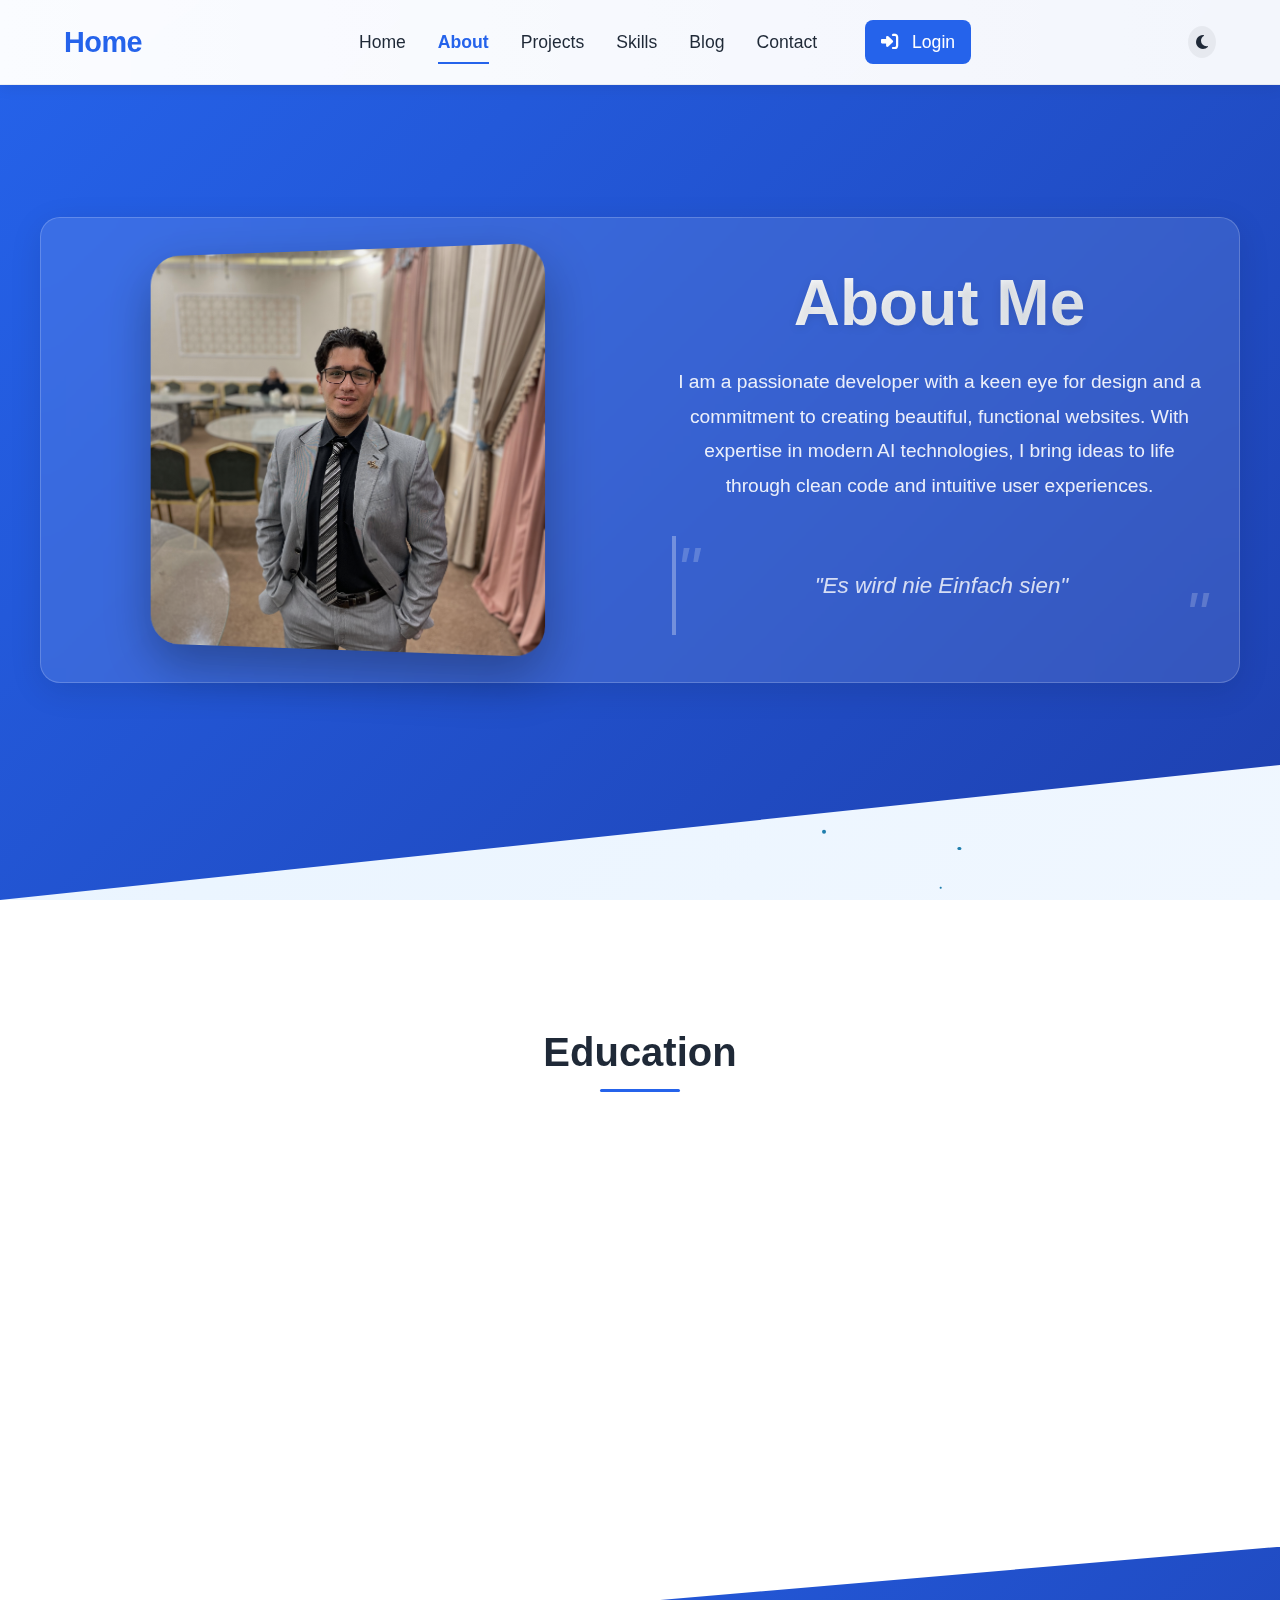
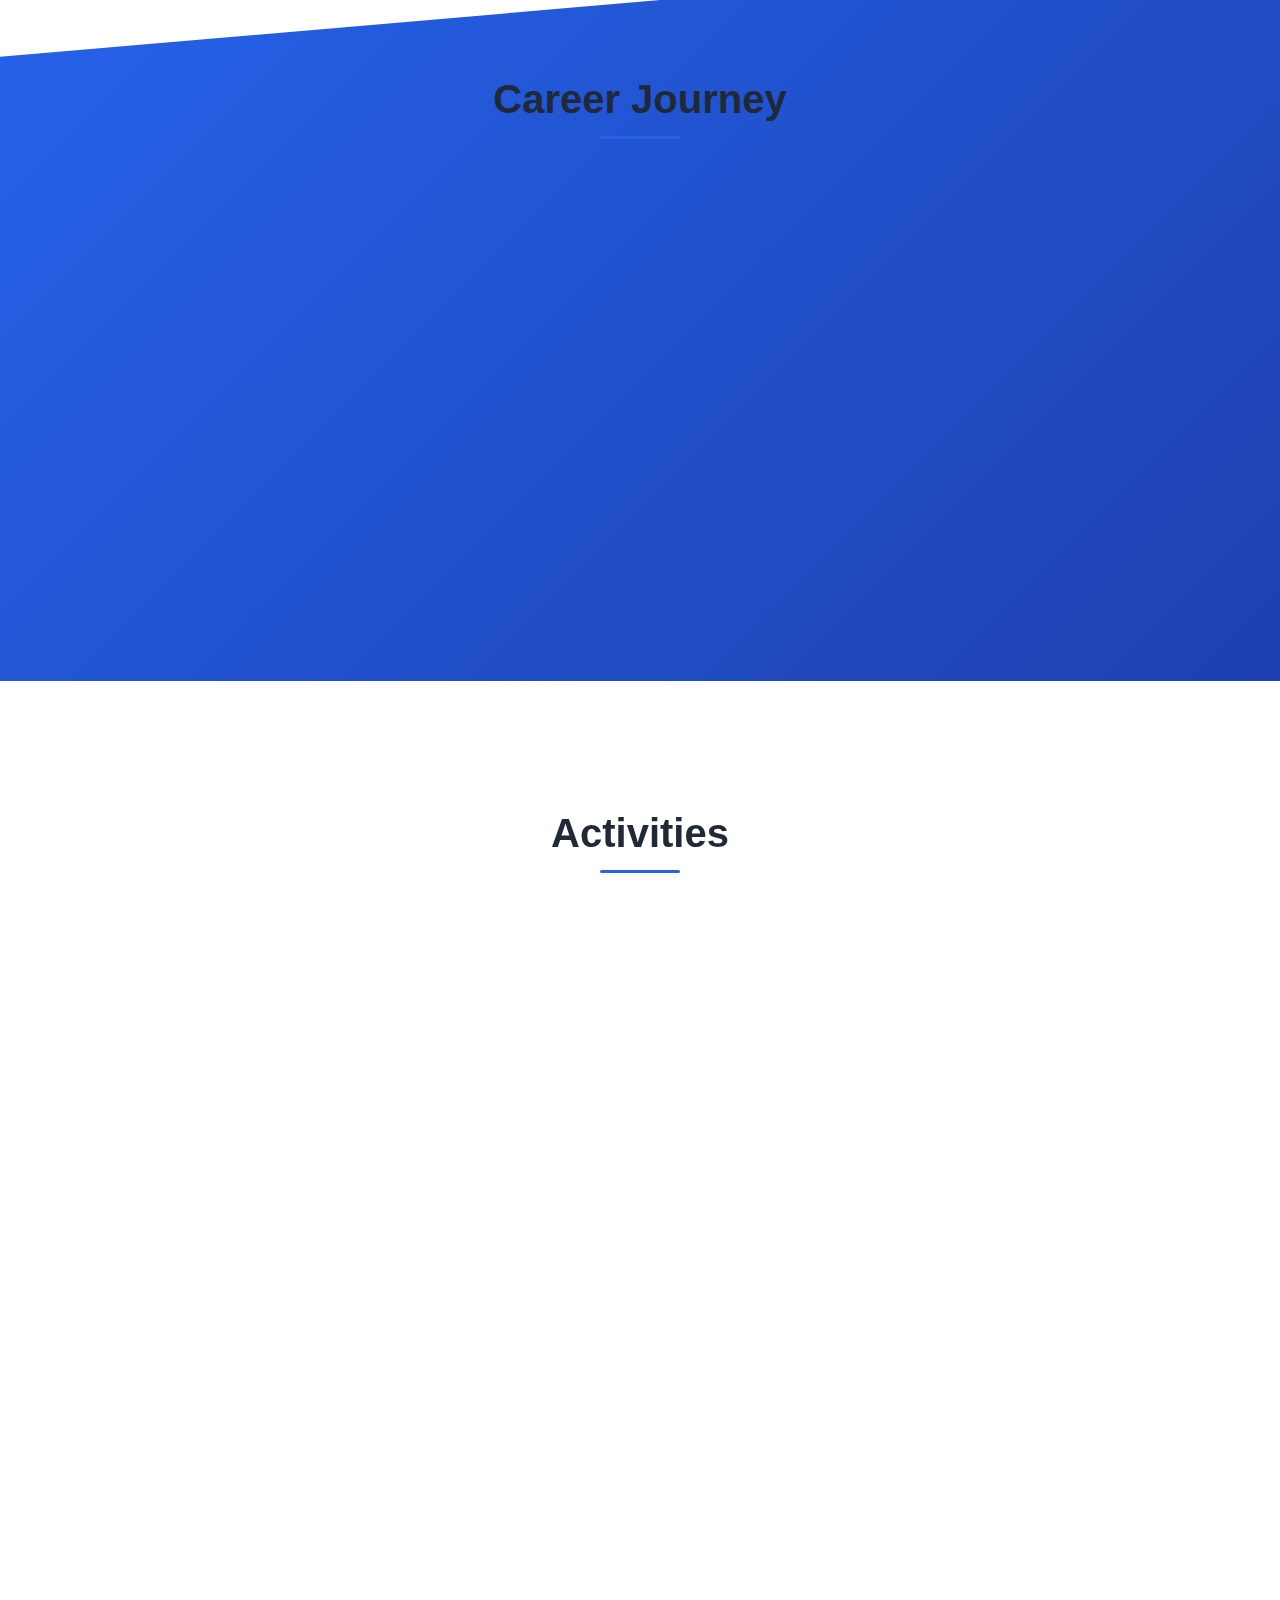
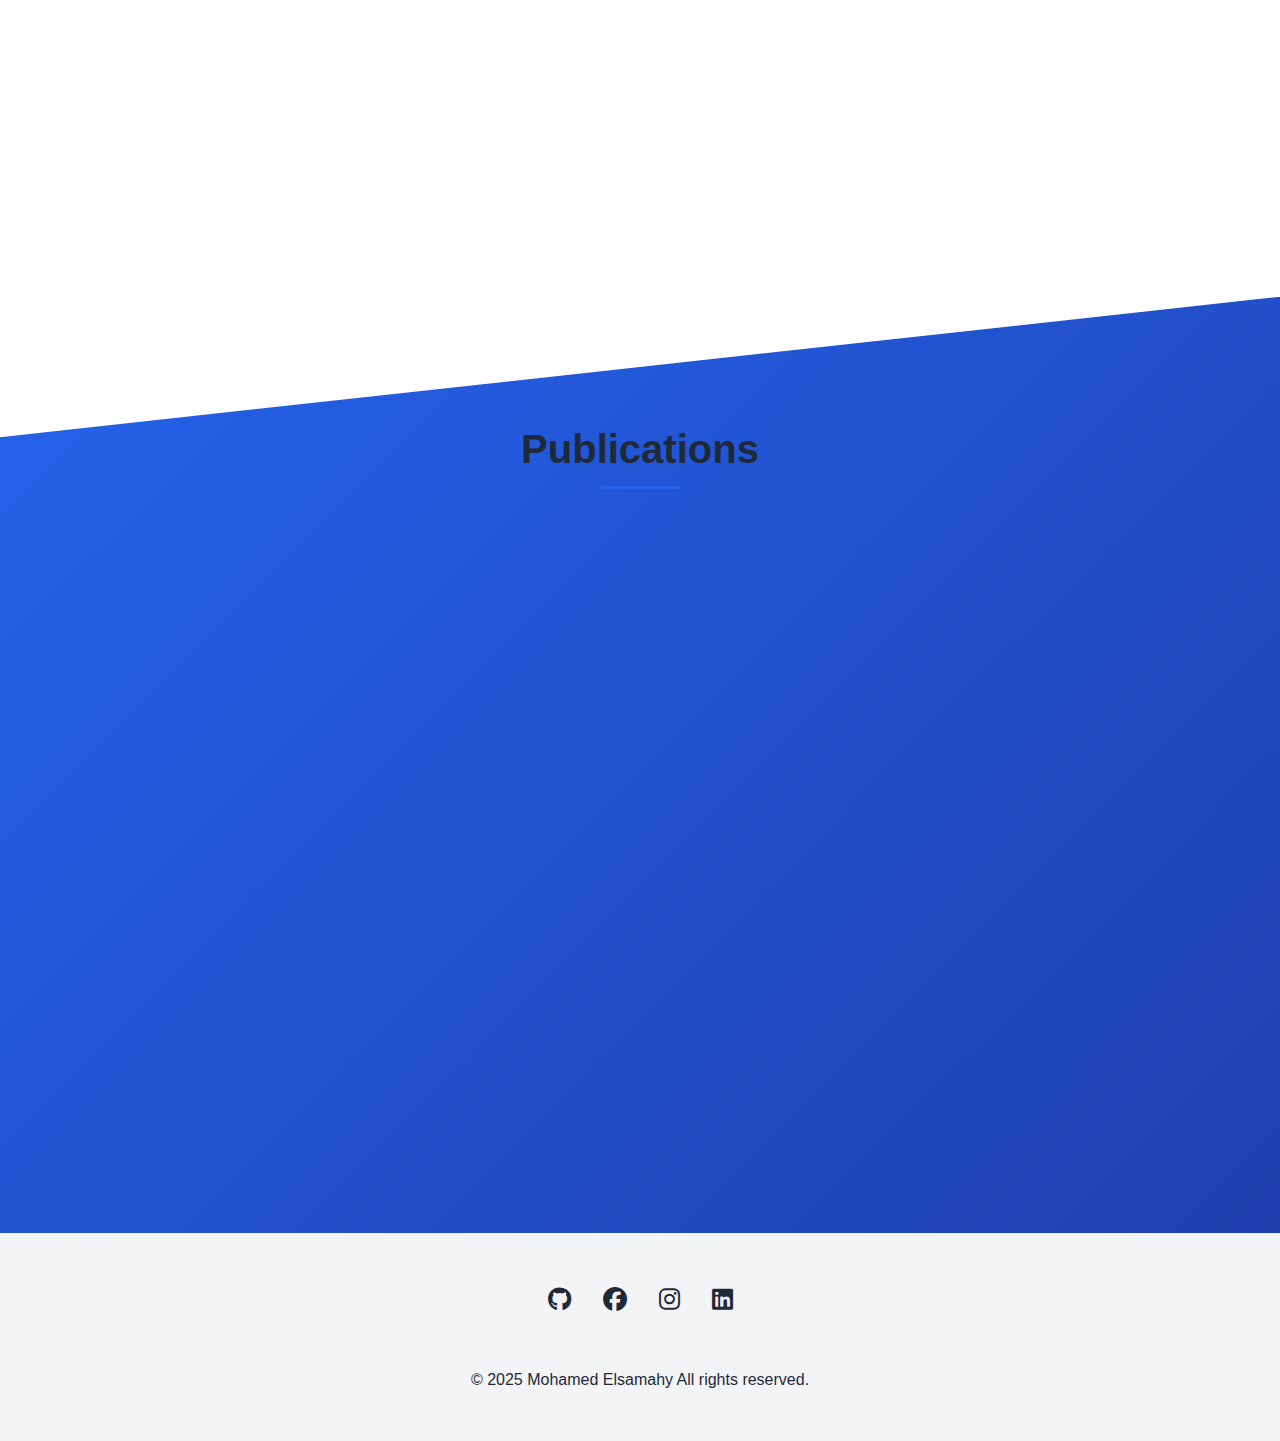
<file: about.html>
<!DOCTYPE html>
<html lang="en">
<head>
    <meta charset="UTF-8">
    <meta name="viewport" content="width=device-width, initial-scale=1.0">
    <title>About Me</title>
    <link rel="stylesheet" href="https://cdnjs.cloudflare.com/ajax/libs/font-awesome/6.4.0/css/all.min.css">
    <link rel="stylesheet" href="css/style.css">
    <link rel="stylesheet" href="css/animations.css">
    <link rel="stylesheet" href="css/interactive-bg.css">
    <style>
        /* Modern About Page Styles */
        .about-container {
            position: relative;
            overflow: hidden;
        }

        .about-hero {
            position: relative;
            min-height: 100vh;
            display: flex;
            align-items: center;
            padding: 4rem 2rem;
            background: linear-gradient(135deg, var(--primary-color) 0%, var(--secondary-color) 100%);
            clip-path: polygon(0 0, 100% 0, 100% 85%, 0 100%);
        }

        .hero-content {
            position: relative;
            z-index: 2;
            max-width: 1200px;
            margin: 0 auto;
            display: grid;
            grid-template-columns: 1fr 1fr;
            gap: 4rem;
            align-items: center;
        }

        .profile-section {
            position: relative;
        }

        .profile-frame {
            position: relative;
            width: 400px;
            height: 400px;
            margin: 0 auto;
            border-radius: 30px;
            overflow: hidden;
            box-shadow: 0 20px 50px rgba(0,0,0,0.3);
            transform: perspective(1000px) rotateY(-10deg);
            transition: transform 0.5s ease;
        }

        .profile-frame:hover {
            transform: perspective(1000px) rotateY(0deg);
        }

        .profile-img {
            width: 100%;
            height: 100%;
            object-fit: cover;
            filter: grayscale(20%);
            transition: filter 0.5s ease;
        }

        .profile-frame:hover .profile-img {
            filter: grayscale(0%);
        }

        .profile-overlay {
            position: absolute;
            top: 0;
            left: 0;
            right: 0;
            bottom: 0;
            background: linear-gradient(45deg, rgba(0,0,0,0.2), transparent);
            z-index: 1;
        }

        .about-text {
            color: #fff;
        }

        .about-text h1 {
            font-size: 4rem;
            margin-bottom: 1.5rem;
            background: linear-gradient(135deg, #fff 0%, #e0e7ef 100%);
            -webkit-background-clip: text;
            -webkit-text-fill-color: transparent;
            text-shadow: 0 2px 10px rgba(0,0,0,0.1);
        }

        .about-text p {
            font-size: 1.2rem;
            line-height: 1.8;
            margin-bottom: 2rem;
            color: rgba(255, 255, 255, 0.9);
        }

        .quote {
            font-style: italic;
            font-size: 1.4rem;
            color: rgba(255, 255, 255, 0.8);
            position: relative;
            padding: 2rem;
            border-left: 4px solid rgba(255, 255, 255, 0.3);
        }

        .quote::before,
        .quote::after {
            content: '"';
            font-size: 4rem;
            color: rgba(255, 255, 255, 0.2);
            position: absolute;
        }

        .quote::before {
            top: -1rem;
            left: 0;
        }

        .quote::after {
            bottom: -2rem;
            right: 0;
        }

        /* Education Section */
        .education-section {
            padding: 8rem 2rem;
            background: var(--bg-color);
        }

        .education-grid {
            display: grid;
            grid-template-columns: repeat(auto-fit, minmax(300px, 1fr));
            gap: 2rem;
            max-width: 1200px;
            margin: 0 auto;
        }

        .education-card {
            background: var(--card-bg);
            border-radius: 20px;
            padding: 2rem;
            box-shadow: 0 10px 30px var(--shadow-color);
            transition: transform 0.3s, box-shadow 0.3s;
            position: relative;
            overflow: hidden;
            display: flex;
            flex-direction: column;
            align-items: center;
            text-align: center;
        }

        .education-logo {
            width: 120px;
            height: 120px;
            object-fit: contain;
            margin-bottom: 1.5rem;
            transition: transform 0.3s;
        }

        .education-card:hover .education-logo {
            transform: scale(1.1);
        }

        .education-title {
            font-size: 1.5rem;
            margin-bottom: 1rem;
            color: var(--primary-color);
        }

        .education-degree {
            font-size: 1.2rem;
            margin-bottom: 0.5rem;
            color: var(--text-color);
        }

        .education-date {
            color: var(--light-text);
            margin-bottom: 1rem;
        }

        .education-description {
            color: var(--text-color);
            line-height: 1.6;
        }

        /* Career Section */
        .career-section {
            padding: 8rem 2rem;
            background: linear-gradient(135deg, var(--primary-color) 0%, var(--secondary-color) 100%);
            clip-path: polygon(0 15%, 100% 0, 100% 100%, 0 100%);
            margin-top: -5rem;
        }

        .career-grid {
            display: grid;
            grid-template-columns: repeat(auto-fit, minmax(300px, 1fr));
            gap: 2rem;
            max-width: 1200px;
            margin: 0 auto;
        }

        .career-card {
            background: rgba(255, 255, 255, 0.1);
            backdrop-filter: blur(10px);
            border-radius: 20px;
            padding: 2rem;
            text-align: center;
            transition: transform 0.3s;
            display: flex;
            flex-direction: column;
            align-items: center;
        }

        .company-logo {
            width: 120px;
            height: 120px;
            object-fit: contain;
            margin-bottom: 1.5rem;
            transition: transform 0.3s;
        }

        .career-card:hover .company-logo {
            transform: scale(1.1);
        }

        .career-title {
            font-size: 1.5rem;
            margin-bottom: 1rem;
            color: #fff;
        }

        .career-position {
            font-size: 1.2rem;
            margin-bottom: 0.5rem;
            color: rgba(255, 255, 255, 0.9);
        }

        .career-date {
            color: rgba(255, 255, 255, 0.7);
            margin-bottom: 1rem;
        }

        .career-description {
            color: rgba(255, 255, 255, 0.8);
            line-height: 1.6;
        }

        /* Student Activities Section */
        .activities-section {
            padding: 8rem 2rem;
            background: var(--bg-color);
        }

        .activities-grid {
            display: grid;
            grid-template-columns: repeat(auto-fit, minmax(280px, 1fr));
            gap: 2rem;
            max-width: 1200px;
            margin: 0 auto;
            padding: 0 1rem;
        }

        .activity-card {
            background: var(--card-bg);
            border-radius: 20px;
            padding: 2rem;
            box-shadow: 0 10px 30px var(--shadow-color);
            transition: transform 0.3s;
            position: relative;
            overflow: hidden;
            display: flex;
            flex-direction: column;
            align-items: center;
            text-align: center;
            height: 100%;
        }

        .activity-logo {
            width: 120px;
            height: 120px;
            object-fit: contain;
            margin-bottom: 1.5rem;
            transition: all 0.3s ease;
        }

        .activity-card:hover .activity-logo {
            transform: scale(1.1);
        }

        .activity-title {
            font-size: 1.5rem;
            margin-bottom: 1rem;
            color: var(--primary-color);
        }

        .activity-role {
            font-size: 1.2rem;
            margin-bottom: 0.5rem;
            color: var(--text-color);
        }

        .activity-date {
            color: var(--light-text);
            margin-bottom: 1rem;
        }

        .activity-description {
            color: var(--text-color);
            line-height: 1.6;
        }

        .activity-card a {
            display: block;
            transition: transform 0.3s ease;
        }

        .activity-card a:hover {
            transform: scale(1.1);
        }

        .activity-card a:hover .activity-logo {
            filter: brightness(1.1);
        }

        /* Publications Section */
        .publications-section {
            padding: 8rem 2rem;
            background: linear-gradient(135deg, var(--primary-color) 0%, var(--secondary-color) 100%);
            clip-path: polygon(0 15%, 100% 0, 100% 100%, 0 100%);
            margin-top: -5rem;
        }

        .publications-grid {
            display: grid;
            grid-template-columns: repeat(auto-fit, minmax(300px, 1fr));
            gap: 2rem;
            max-width: 1200px;
            margin: 0 auto;
        }

        .publication-card {
            background: rgba(255, 255, 255, 0.1);
            backdrop-filter: blur(10px);
            border-radius: 20px;
            padding: 2rem;
            text-align: center;
            transition: transform 0.3s;
            display: flex;
            flex-direction: column;
            align-items: center;
        }

        .publication-cover {
            width: 200px;
            height: 280px;
            object-fit: cover;
            border-radius: 10px;
            margin-bottom: 1.5rem;
            box-shadow: 0 10px 20px rgba(0,0,0,0.2);
            transition: transform 0.3s;
        }

        .publication-card:hover .publication-cover {
            transform: scale(1.05);
        }

        .publication-title {
            font-size: 1.5rem;
            margin-bottom: 1rem;
            color: #fff;
        }

        .publication-journal {
            font-size: 1.2rem;
            margin-bottom: 0.5rem;
            color: rgba(255, 255, 255, 0.9);
        }

        .publication-date {
            color: rgba(255, 255, 255, 0.7);
            margin-bottom: 1rem;
        }

        .publication-description {
            color: rgba(255, 255, 255, 0.8);
            line-height: 1.6;
            margin-bottom: 1.5rem;
        }

        .publication-link {
            display: inline-block;
            padding: 0.8rem 2rem;
            background: rgba(255, 255, 255, 0.2);
            color: #fff;
            text-decoration: none;
            border-radius: 30px;
            transition: background 0.3s;
        }

        .publication-link:hover {
            background: rgba(255, 255, 255, 0.3);
        }

        @media (max-width: 768px) {
            .hero-content {
                grid-template-columns: 1fr;
                text-align: center;
            }

            .profile-frame {
                width: 300px;
                height: 300px;
                margin-bottom: 2rem;
            }

            .about-text h1 {
                font-size: 3rem;
            }

            .quote {
                font-size: 1.2rem;
            }

            .education-logo,
            .company-logo,
            .activity-logo {
                width: 100px;
                height: 100px;
            }

            .publication-cover {
                width: 160px;
                height: 224px;
            }

            .activities-grid {
                grid-template-columns: repeat(auto-fit, minmax(250px, 1fr));
                gap: 1.5rem;
                padding: 0 0.5rem;
            }
        }

        @keyframes float {
            0%, 100% { transform: translateY(0) rotate(0deg); }
            50% { transform: translateY(-20px) rotate(5deg); }
        }

        @keyframes pulse {
            0%, 100% { transform: scale(1); opacity: 0.5; }
            50% { transform: scale(1.1); opacity: 0.3; }
        }

        @keyframes slideIn {
            from { transform: translateY(50px); opacity: 0; }
            to { transform: translateY(0); opacity: 1; }
        }

        @keyframes fadeIn {
            from { opacity: 0; }
            to { opacity: 1; }
        }

        .education-card,
        .career-card,
        .activity-card,
        .publication-card {
            animation: slideIn 0.5s ease-out forwards;
            opacity: 0;
        }

        .education-card:nth-child(1) { animation-delay: 0.2s; }
        .education-card:nth-child(2) { animation-delay: 0.4s; }
        .career-card:nth-child(1) { animation-delay: 0.2s; }
        .career-card:nth-child(2) { animation-delay: 0.4s; }
        .career-card:nth-child(3) { animation-delay: 0.6s; }
        .activity-card:nth-child(1) { animation-delay: 0.2s; }
        .activity-card:nth-child(2) { animation-delay: 0.4s; }
        .activity-card:nth-child(3) { animation-delay: 0.6s; }
        .publication-card:nth-child(1) { animation-delay: 0.2s; }
        .publication-card:nth-child(2) { animation-delay: 0.4s; }

        .education-card:hover,
        .career-card:hover,
        .activity-card:hover,
        .publication-card:hover {
            transform: translateY(-10px) scale(1.02);
            box-shadow: 0 20px 40px var(--shadow-color);
        }

        .education-logo:hover,
        .company-logo:hover,
        .activity-logo:hover {
            transform: scale(1.1) rotate(5deg);
        }

        .publication-cover:hover {
            transform: scale(1.05) rotate(2deg);
            box-shadow: 0 15px 30px rgba(0,0,0,0.3);
        }
    </style>
</head>
<body>
    <div class="interactive-bg" id="interactive-bg"></div>
    <!-- Navigation -->
    <nav class="navbar">
        <div class="nav-logo">
            <a href="index.html">Home</a>
        </div>
        <div class="nav-links">
            <a href="index.html">Home</a>
            <a href="about.html" class="active">About</a>
            <a href="projects.html">Projects</a>
            <a href="skills.html">Skills</a>
            <a href="blog.html">Blog</a>
            <a href="contact.html">Contact</a>
            <a href="login.html" class="login-link"><i class="fas fa-sign-in-alt"></i> Login</a>
        </div>
        <div class="theme-toggle">
            <i class="fas fa-moon"></i>
        </div>
        <div class="nav-toggle">
            <i class="fas fa-bars"></i>
        </div>
    </nav>

    <!-- About Hero Section -->
    <section class="about-hero">
        <div class="floating-shape shape-1"></div>
        <div class="floating-shape shape-2"></div>
        <div class="floating-shape shape-3"></div>
        <div class="hero-content">
            <div class="profile-section">
                <div class="profile-frame">
                    <img src="images/IMG_20230921_175137_132.jpg" alt="Profile Image" class="profile-img">
                    <div class="profile-overlay"></div>
                </div>
            </div>
            <div class="about-text">
                <h1>About Me</h1>
                <p>I am a passionate developer with a keen eye for design and a commitment to creating beautiful, functional websites. With expertise in modern AI technologies, I bring ideas to life through clean code and intuitive user experiences.</p>
                <div class="quote">"Es wird nie Einfach sien"</div>
            </div>
        </div>
    </section>

    <!-- Education Section -->
    <section class="education-section">
        <div class="floating-shape shape-1"></div>
        <div class="section-header">
            <h2>Education</h2>
            <p></p>
        </div>
        <div class="education-grid">
            <div class="education-card">
                <img src="images/fe1666fcfa-feps-logo-feps.png"" alt="University Logo" class="education-logo">
                <h3 class="education-title">Cairo University</h3>
                <div class="education-degree">Bachelor of Statistics & Social Science Computing</div>
                <div class="education-date">2022 - 2026</div>
                <p class="education-description">Specialized in Data Science and Data analysis.</p>
            </div>
            <!--<div class="education-card">
                <img src="images/institute-logo.png" alt="Institute Logo" class="education-logo">
                <h3 class="education-title">ABC Institute</h3>
                <div class="education-degree">Certified Web Developer</div>
                <div class="education-date">2020</div>
                <p class="education-description">Advanced certification in Full Stack Web Development and Modern Frameworks.</p>
            </div>-->
        </div>
    </section>

    <!-- Career Section -->
    <section class="career-section">
        <div class="floating-shape shape-2"></div>
        <div class="section-header">
            <h2>Career Journey</h2>
            <p></p>
        </div>
        <div class="career-grid">
            <div class="career-card">
                <a href="https://www.emamngo.com/" target="_blank">
                    <img src="images/Emamlogo.png" alt="Emam Organization Logo" class="activity-logo">
                </a>
                <h3 class="career-title">EMAM Organization for Development and Culture</h3>
                <div class="career-position">Executive Director- Cairo Branch</div>
                <div class="career-date">2024 - Present</div>
                <p class="career-description">Creating a new Vision for the Organization</p>
            </div>
            <!--<div class="career-card">
                <img src="images/webworks-logo.png" alt="WebWorks Logo" class="company-logo">
                <h3 class="career-title">WebWorks</h3>
                <div class="career-position">Full Stack Developer</div>
                <div class="career-date">2020 - 2022</div>
                <p class="career-description">Building end-to-end web applications and implementing modern development practices.</p>
            </div>
            <div class="career-card">
                <img src="images/creativestudio-logo.png" alt="CreativeStudio Logo" class="company-logo">
                <h3 class="career-title">CreativeStudio</h3>
                <div class="career-position">Frontend Developer</div>
                <div class="career-date">2018 - 2020</div>
                <p class="career-description">Creating responsive and interactive user interfaces with modern JavaScript frameworks.</p>
            </div>-->
        </div>
    </section>

    <!-- Student Activities Section -->
    <section class="activities-section">
        <div class="floating-shape shape-3"></div>
        <div class="section-header">
            <h2>Activities</h2>
            <p></p>
        </div>
        <div class="activities-grid">
            <div class="activity-card">
                <a href="https://www.emamngo.com/" target="_blank">
                    <img src="images/Emamlogo.png" alt="Emam Organization Logo" class="activity-logo">
                </a>
                <h3 class="activity-title">EMAM Organization for Development and Culture</h3>
                <div class="activity-role">Volunteer</div>
                <div class="activity-date">2014 - 2024</div>
                <p class="activity-description">○ Head of youth committee(2017:2023)</p>
                <p class="activity-description">○ Climate Project Manager(2024-Present)</p>
            </div>
            <div class="activity-card">
                <a href="https://unfccc.int/process/parties-non-party-stakeholders/non-party-stakeholders/admitted-ngos/list-of-admitted-ngos" target="_blank">
                    <img src="images/UNFCCC.png" alt="UNFCCC Logo" class="activity-logo">
                </a>
                <h3 class="activity-title">UNFCCC</h3>
                <div class="activity-role">Contact Person</div>
                <div class="activity-date">2024 - Present</div>
                <p class="activity-description">Contact Person for Emam Organization for Development and Culture With UNFCCC</p>
            </div>
            <div class="activity-card">
                <a href="#" target="_blank">
                    <img src="images/MBHC.png" alt="MBHC Logo" class="activity-logo">
                </a>
                <h3 class="activity-title">Model of British House of Commons</h3>
                <div class="activity-role">Vice President</div>
                <div class="activity-date">2023 - Present</div>
                <p class="activity-description">○ Developed strong organizational and analytical skills.</p>
                <p class="activity-description">○ Served as HR Instructor (2022-2023)</p>
            </div>
            <div class="activity-card">
                <a href="#" target="_blank">
                    <img src="images/MIOM.png" alt="MIOM Logo" class="activity-logo">
                </a>
                <h3 class="activity-title">Simulation Model of International Organization for Migration</h3>
                <div class="activity-role">Vice HR Head</div>
                <div class="activity-date">2023-2024</div>
                <p class="activity-description">Coordinated HR activities and supported team operations.</p>
            </div>
        </div>
    </section>

    <!-- Publications Section -->
    <section class="publications-section">
        <div class="floating-shape shape-1"></div>
        <div class="section-header">
            <h2>Publications</h2>
            <p></p>
        </div>
        <div class="publications-grid">
            <div class="publication-card">
                <img src="images\564312.jpg"" alt="Publication Cover" class="publication-cover">
                <h3 class="publication-title">AI For Ocean Conservation</h3>
                <div class="publication-journal">Research Gate</div>
                <div class="publication-date">2025</div>
                <p class="publication-description"></p>
                <a href="http://dx.doi.org/10.13140/RG.2.2.33176.51208" class="publication-link" target="_blank">Read Paper</a>
            </div>
             <!--<div class="publication-card">
                <img src="images/publication2-cover.jpg" alt="Publication Cover" class="publication-cover">
                <h3 class="publication-title">UI/UX Best Practices for 2024</h3>
                <div class="publication-journal">Design Weekly</div>
                <div class="publication-date">2024</div>
                <p class="publication-description">Exploring the latest trends and techniques in user interface and experience design.</p>
                <a href="#" class="publication-link" target="_blank">Read Paper</a>
            </div> -->
        </div>
    </section>

    <!-- Footer -->
    <footer>
        <div class="footer-content">
            <div class="footer-social">
                <a href="https://github.com/MO-Elsamahy" target="_blank"><i class="fab fa-github"></i></a>
                <a href="https://www.facebook.com/M.ELSAMAHYY" target="_blank"><i class="fab fa-facebook"></i></a>
                <a href="https://www.instagram.com/mo_elsamahy1" target="_blank"><i class="fab fa-instagram"></i></a>
                <a href="https://www.linkedin.com/in/mohamed-elsamahy-b788a2261/" target="_blank"><i class="fab fa-linkedin"></i></a>
            </div>
            <p>© 2025 Mohamed Elsamahy  All rights reserved.</p>
        </div>
    </footer>

    <script src="js/theme.js"></script>
    <script src="js/main.js"></script>
    <script src="js/interactive-bg.js"></script>
</body>
</html>
</file>
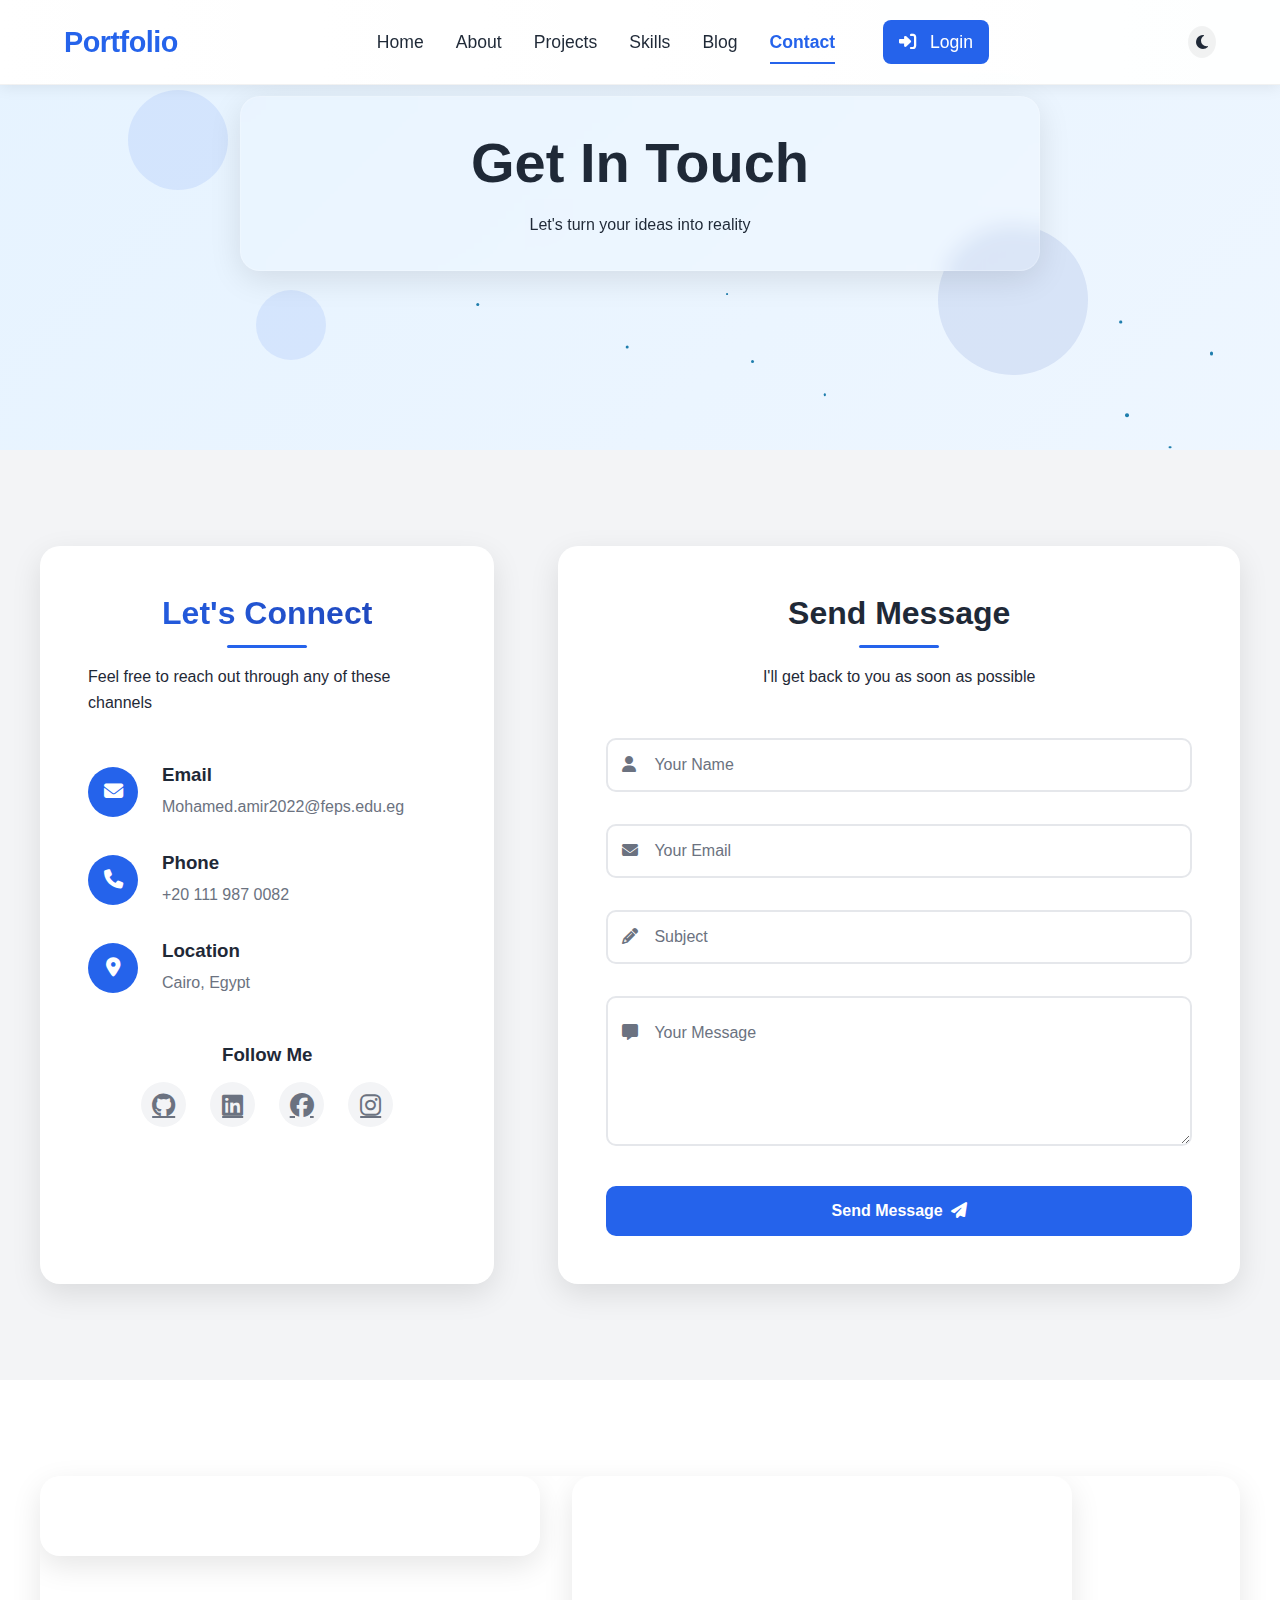
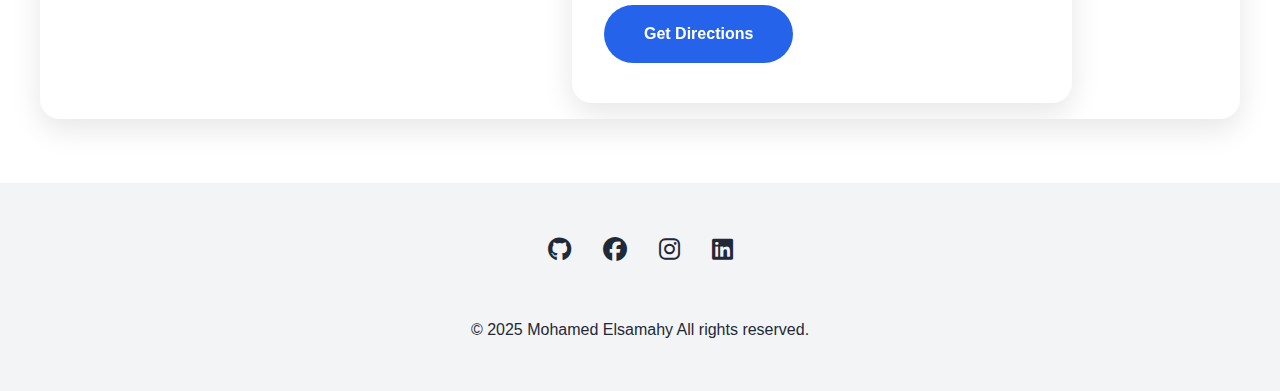
<file: contact.html>
<!DOCTYPE html>
<html lang="en">
<head>
    <meta charset="UTF-8">
    <meta name="viewport" content="width=device-width, initial-scale=1.0">
    <title>Contact - Portfolio</title>
    <link rel="stylesheet" href="https://cdnjs.cloudflare.com/ajax/libs/font-awesome/6.4.0/css/all.min.css">
    <link rel="stylesheet" href="css/style.css">
    <link rel="stylesheet" href="css/animations.css">
    <link rel="stylesheet" href="css/interactive-bg.css">
</head>
<body>
    <div class="interactive-bg" id="interactive-bg"></div>
    <!-- Navigation -->
    <nav class="navbar">
        <div class="nav-logo">
            <a href="index.html">Portfolio</a>
        </div>
        <div class="nav-links">
            <a href="index.html">Home</a>
            <a href="about.html">About</a>
            <a href="projects.html">Projects</a>
            <a href="skills.html">Skills</a>
            <a href="blog.html">Blog</a>
            <a href="contact.html" class="active">Contact</a>
            <a href="login.html" class="login-link"><i class="fas fa-sign-in-alt"></i> Login</a>
        </div>
        <div class="theme-toggle">
            <i class="fas fa-moon"></i>
        </div>
        <div class="nav-toggle">
            <i class="fas fa-bars"></i>
        </div>
    </nav>

    <!-- Contact Hero Section -->
    <section class="page-hero contact-hero">
        <div class="hero-content">
            <h1 class="animate-text">Get In Touch</h1>
            <p class="animate-text-delay">Let's turn your ideas into reality</p>
        </div>
        <div class="hero-background">
            <div class="floating-shape shape1"></div>
            <div class="floating-shape shape2"></div>
            <div class="floating-shape shape3"></div>
        </div>
    </section>

    <!-- Contact Section -->
    <section class="contact-section">
        <div class="contact-container">
            <!-- Contact Information -->
            <div class="contact-info-card">
                <div class="info-header">
                    <h2>Let's Connect</h2>
                    <p>Feel free to reach out through any of these channels</p>
                </div>
                <div class="info-items">
                    <div class="info-item">
                        <div class="info-icon">
                            <i class="fas fa-envelope"></i>
                        </div>
                        <div class="info-content">
                            <h3>Email</h3>
                            <p>Mohamed.amir2022@feps.edu.eg</p>
                        </div>
                    </div>
                    <div class="info-item">
                        <div class="info-icon">
                            <i class="fas fa-phone"></i>
                        </div>
                        <div class="info-content">
                            <h3>Phone</h3>
                            <p>+20 111 987 0082</p>
                        </div>
                    </div>
                    <div class="info-item">
                        <div class="info-icon">
                            <i class="fas fa-map-marker-alt"></i>
                        </div>
                        <div class="info-content">
                            <h3>Location</h3>
                            <p>Cairo, Egypt</p>
                        </div>
                    </div>
                </div>
                <div class="social-links-container">
                    <h3>Follow Me</h3>
                    <div class="social-links">
                        <a href="https://github.com/MO-Elsamahy" class="social-link" title="GitHub">
                            <i class="fab fa-github"></i>
                        </a>
                        <a href="https://www.linkedin.com/in/mohamed-elsamahy-b788a2261/" class="social-link" title="LinkedIn">
                            <i class="fab fa-linkedin"></i>
                        </a>
                        <a href="https://www.facebook.com/M.ELSAMAHYY" class="social-link" title="facebook">
                            <i class="fab fa-facebook"></i>
                        </a>
                        <a href="#" class="social-link" title="Instagram">
                            <i class="fab fa-instagram"></i>
                        </a>
                    </div>
                </div>
            </div>

            <!-- Contact Form -->
            <div class="contact-form-container">
                <form action="https://formsubmit.co/Mohamed.amir2022@feps.edu.eg" method="POST" class="contact-form">
                    <!-- Spam Protection -->
                    <input type="hidden" name="_captcha" value="false">
                    <input type="hidden" name="_honey" value="">
                    <input type="hidden" name="_subject" value="New Contact Form Submission">
                    <input type="hidden" name="_template" value="table">
                    <input type="hidden" name="_next" value="https://your-github-pages-url.com/thank-you.html">
                    <input type="hidden" name="_autoresponse" value="Thank you for your message! I'll get back to you as soon as possible.">
                    
                    <div class="form-header">
                        <h2>Send Message</h2>
                        <p>I'll get back to you as soon as possible</p>
                    </div>
                    <div class="form-group">
                        <div class="input-group">
                            <input type="text" id="name" name="name" required>
                            <label for="name">Your Name</label>
                            <span class="input-icon">
                                <i class="fas fa-user"></i>
                            </span>
                        </div>
                    </div>
                    <div class="form-group">
                        <div class="input-group">
                            <input type="email" id="email" name="email" required>
                            <label for="email">Your Email</label>
                            <span class="input-icon">
                                <i class="fas fa-envelope"></i>
                            </span>
                        </div>
                    </div>
                    <div class="form-group">
                        <div class="input-group">
                            <input type="text" id="subject" name="subject" required>
                            <label for="subject">Subject</label>
                            <span class="input-icon">
                                <i class="fas fa-pencil-alt"></i>
                            </span>
                        </div>
                    </div>
                    <div class="form-group">
                        <div class="input-group">
                            <textarea id="message" name="message" required></textarea>
                            <label for="message">Your Message</label>
                            <span class="input-icon">
                                <i class="fas fa-comment-alt"></i>
                            </span>
                        </div>
                    </div>
                    <button type="submit" class="submit-btn">
                        <span class="btn-text">Send Message</span>
                        <span class="btn-icon">
                            <i class="fas fa-paper-plane"></i>
                        </span>
                    </button>
                </form>
            </div>
        </div>
    </section>

    <!-- Map Section -->
    <section class="map-section">
        <div class="map-container reformatted-contact">
            <div class="contact-card">
                <div id="calendar-booking-btn"></div>
                <link href="https://calendar.google.com/calendar/scheduling-button-script.css" rel="stylesheet">
                <script src="https://calendar.google.com/calendar/scheduling-button-script.js" async></script>
                <script>
                window.addEventListener('load', function() {
                  calendar.schedulingButton.load({
                    url: 'https://calendar.google.com/calendar/appointments/schedules/AcZssZ0hLdRURJFJKyXg02fEbSI_yXvDFguSTicepvquw1Lsbjir_CmU7o9ZxAoG297dxghedcoRu-Wz?gv=true',
                    color: '#039BE5',
                    label: 'Book an appointment',
                    target: document.getElementById('calendar-booking-btn'),
                  });
                });
                </script>
            </div>
            <div class="contact-card">
                <h3>Visit My Office</h3>
                <p>4B Hussien hegazey St., Al Inshaa WA Al Munirah, El Sayeda Zeinab, Cairo Governorate</p>
                <a href="https://maps.app.goo.gl/YjNUiCtyjM6aGidJ8" class="btn primary">Get Directions</a>
            </div>
        </div>
    </section>

    <!-- Footer -->
    <footer>
        <div class="footer-content">
            <div class="footer-social">
                <a href="https://github.com/MO-Elsamahy" target="_blank"><i class="fab fa-github"></i></a>
                <a href="https://www.facebook.com/M.ELSAMAHYY" target="_blank"><i class="fab fa-facebook"></i></a>
                <a href="https://www.instagram.com/mo_elsamahy1" target="_blank"><i class="fab fa-instagram"></i></a>
                <a href="https://www.linkedin.com/in/mohamed-elsamahy-b788a2261/" target="_blank"><i class="fab fa-linkedin"></i></a>
            </div>
            <p>© 2025 Mohamed Elsamahy  All rights reserved.</p>
        </div>
    </footer>

    <script src="js/theme.js"></script>
    <script src="js/main.js"></script>
    <script src="js/contact.js"></script>
    <script src="js/interactive-bg.js"></script>
</body>
</html>
</file>
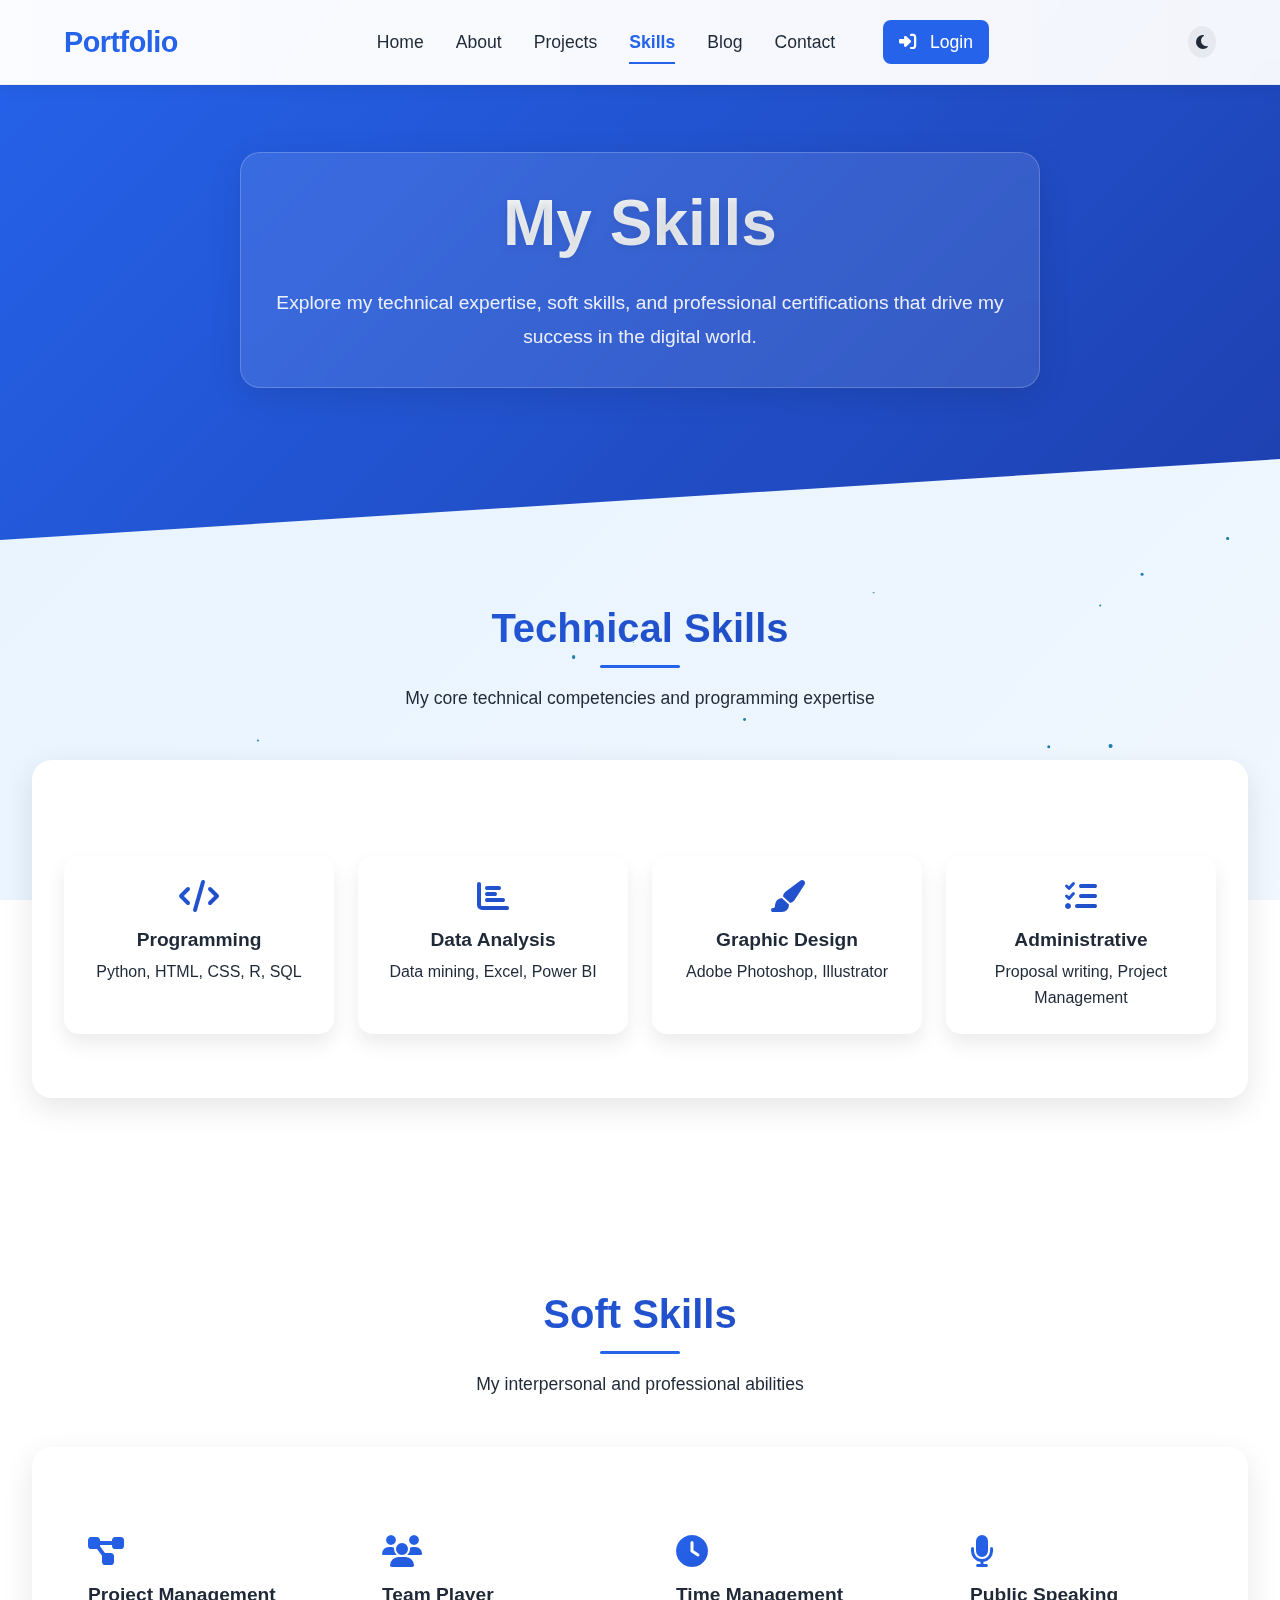
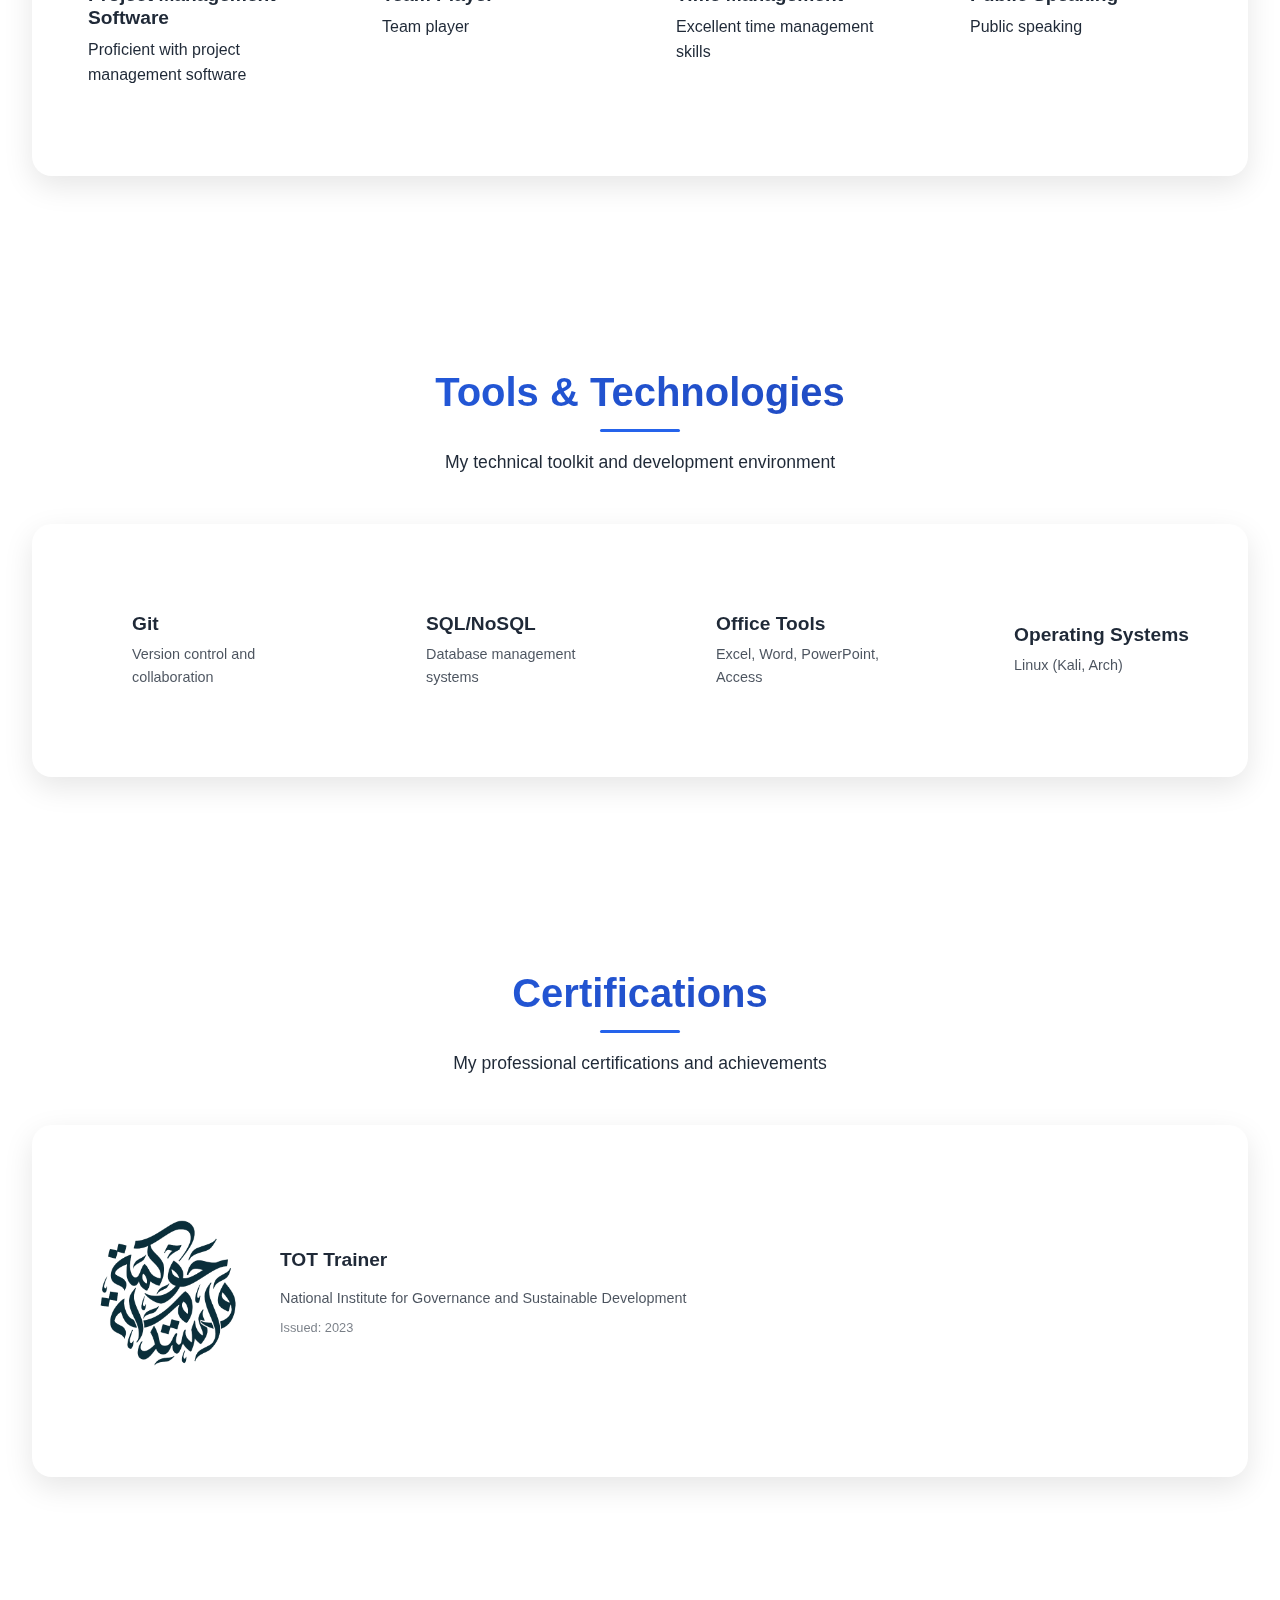
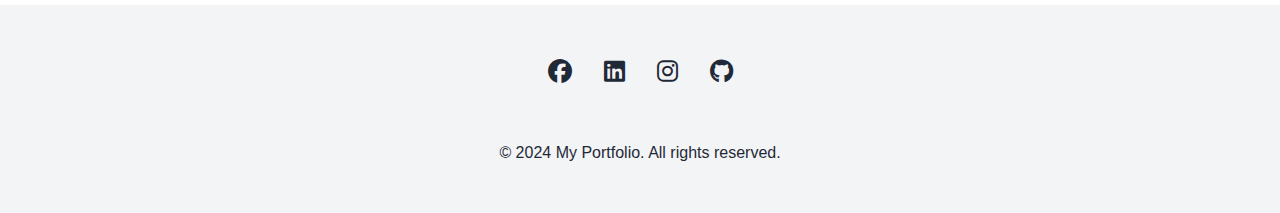
<file: skills.html>
<!DOCTYPE html>
<html lang="en">
<head>
    <meta charset="UTF-8">
    <meta name="viewport" content="width=device-width, initial-scale=1.0">
    <title>Skills - Portfolio</title>
    <link rel="stylesheet" href="https://cdnjs.cloudflare.com/ajax/libs/font-awesome/6.4.0/css/all.min.css">
    <link rel="stylesheet" href="css/style.css">
    <link rel="stylesheet" href="css/animations.css">
    <link rel="stylesheet" href="css/interactive-bg.css">
    <style>
        /* Skills Page Styles */
        .skills-container {
            position: relative;
            overflow: hidden;
        }

        /* Hero Section */
        .skills-hero {
            position: relative;
            min-height: 60vh;
            display: flex;
            align-items: center;
            justify-content: center;
            padding: 4rem 2rem;
            background: linear-gradient(135deg, var(--primary-color) 0%, var(--secondary-color) 100%);
            clip-path: polygon(0 0, 100% 0, 100% 85%, 0 100%);
            overflow: hidden;
        }

        .hero-content {
            position: relative;
            z-index: 2;
            text-align: center;
            max-width: 800px;
            margin: 0 auto;
        }

        .hero-content h1 {
            font-size: 4rem;
            margin-bottom: 1.5rem;
            background: linear-gradient(135deg, #fff 0%, #e0e7ef 100%);
            -webkit-background-clip: text;
            -webkit-text-fill-color: transparent;
            text-shadow: 0 2px 10px rgba(0,0,0,0.1);
        }

        .hero-content p {
            font-size: 1.2rem;
            color: rgba(255, 255, 255, 0.9);
            line-height: 1.8;
        }

        /* Skills Sections */
        .skills-section {
            padding: 4rem 2rem;
            position: relative;
            overflow: hidden;
        }

        .section-header {
            text-align: center;
            margin-bottom: 3rem;
        }

        .section-header h2 {
            font-size: 2.5rem;
            margin-bottom: 1rem;
            background: linear-gradient(135deg, var(--primary-color), var(--secondary-color));
            -webkit-background-clip: text;
            -webkit-text-fill-color: transparent;
        }

        .section-header p {
            color: var(--text-color);
            font-size: 1.1rem;
            max-width: 600px;
            margin: 0 auto;
        }

        /* Technical Skills Section */
        .technical-skills {
            background: var(--card-bg);
            border-radius: 20px;
            padding: 2rem;
            margin-bottom: 4rem;
            box-shadow: 0 10px 30px var(--shadow-color);
        }

        .skill-category {
            margin-bottom: 2rem;
        }

        .category-title {
            font-size: 1.5rem;
            margin-bottom: 1.5rem;
            color: var(--primary-color);
            display: flex;
            align-items: center;
            gap: 1rem;
        }

        .category-title i {
            font-size: 1.8rem;
            background: linear-gradient(135deg, var(--primary-color), var(--secondary-color));
            -webkit-background-clip: text;
            -webkit-text-fill-color: transparent;
        }

        .skills-grid {
            display: grid;
            grid-template-columns: repeat(auto-fit, minmax(250px, 1fr));
            gap: 1.5rem;
        }

        .skill-card {
            background: rgba(255, 255, 255, 0.05);
            border-radius: 15px;
            padding: 1.5rem;
            transition: all 0.3s ease;
            position: relative;
            overflow: hidden;
        }

        .skill-card::before {
            content: '';
            position: absolute;
            top: 0;
            left: 0;
            width: 100%;
            height: 100%;
            background: linear-gradient(45deg, var(--primary-color), transparent);
            opacity: 0;
            transition: opacity 0.3s ease;
        }

        .skill-card:hover {
            transform: translateY(-5px);
            box-shadow: 0 10px 20px var(--shadow-color);
        }

        .skill-card:hover::before {
            opacity: 0.1;
        }

        .skill-icon {
            font-size: 2rem;
            margin-bottom: 1rem;
            background: linear-gradient(135deg, var(--primary-color), var(--secondary-color));
            -webkit-background-clip: text;
            -webkit-text-fill-color: transparent;
        }

        .skill-name {
            font-size: 1.2rem;
            margin-bottom: 0.5rem;
            color: var(--text-color);
        }

        .skill-level {
            height: 6px;
            background: rgba(0, 0, 0, 0.1);
            border-radius: 3px;
            margin-top: 1rem;
            overflow: hidden;
        }

        .skill-progress {
            height: 100%;
            background: linear-gradient(90deg, var(--primary-color), var(--secondary-color));
            border-radius: 3px;
            transition: width 1s ease;
        }

        /* Soft Skills Section */
        .soft-skills {
            background: var(--card-bg);
            border-radius: 20px;
            padding: 2rem;
            margin-bottom: 4rem;
            box-shadow: 0 10px 30px var(--shadow-color);
        }

        .soft-skill-card {
            background: rgba(255, 255, 255, 0.05);
            border-radius: 15px;
            padding: 1.5rem;
            transition: all 0.3s ease;
            position: relative;
            overflow: hidden;
        }

        .soft-skill-card::before {
            content: '';
            position: absolute;
            top: 0;
            left: 0;
            width: 100%;
            height: 100%;
            background: linear-gradient(45deg, var(--secondary-color), transparent);
            opacity: 0;
            transition: opacity 0.3s ease;
        }

        .soft-skill-card:hover {
            transform: translateY(-5px);
            box-shadow: 0 10px 20px var(--shadow-color);
        }

        .soft-skill-card:hover::before {
            opacity: 0.1;
        }

        /* Tools & Technologies Section */
        .tools-section {
            background: var(--card-bg);
            border-radius: 20px;
            padding: 2rem;
            margin-bottom: 4rem;
            box-shadow: 0 10px 30px var(--shadow-color);
        }

        .tool-card {
            background: rgba(255, 255, 255, 0.05);
            border-radius: 15px;
            padding: 1.5rem;
            transition: all 0.3s ease;
            position: relative;
            overflow: hidden;
            display: flex;
            align-items: center;
            gap: 1rem;
        }

        .tool-card::before {
            content: '';
            position: absolute;
            top: 0;
            left: 0;
            width: 100%;
            height: 100%;
            background: linear-gradient(45deg, var(--accent-color), transparent);
            opacity: 0;
            transition: opacity 0.3s ease;
        }

        .tool-card:hover {
            transform: translateY(-5px);
            box-shadow: 0 10px 20px var(--shadow-color);
        }

        .tool-card:hover::before {
            opacity: 0.1;
        }

        .tool-icon {
            font-size: 2rem;
            background: linear-gradient(135deg, var(--accent-color), var(--secondary-color));
            -webkit-background-clip: text;
            -webkit-text-fill-color: transparent;
        }

        .tool-info {
            flex: 1;
        }

        .tool-name {
            font-size: 1.2rem;
            margin-bottom: 0.5rem;
            color: var(--text-color);
        }

        .tool-description {
            font-size: 0.9rem;
            color: var(--text-color);
            opacity: 0.8;
        }

        /* Certifications Section */
        .certifications-section {
            background: var(--card-bg);
            border-radius: 20px;
            padding: 2rem;
            margin-bottom: 4rem;
            box-shadow: 0 10px 30px var(--shadow-color);
        }

        .certification-card {
            background: rgba(255, 255, 255, 0.05);
            border-radius: 15px;
            padding: 1.5rem;
            transition: all 0.3s ease;
            position: relative;
            overflow: hidden;
        }

        .certification-card::before {
            content: '';
            position: absolute;
            top: 0;
            left: 0;
            width: 100%;
            height: 100%;
            background: linear-gradient(45deg, var(--primary-color), var(--accent-color));
            opacity: 0;
            transition: opacity 0.3s ease;
        }

        .certification-card:hover {
            transform: translateY(-5px);
            box-shadow: 0 10px 20px var(--shadow-color);
        }

        .certification-card:hover::before {
            opacity: 0.1;
        }

        .certification-header {
            display: flex;
            align-items: center;
            gap: 1rem;
            margin-bottom: 1rem;
        }

        .certification-icon {
            font-size: 2rem;
            background: linear-gradient(135deg, var(--primary-color), var(--accent-color));
            -webkit-background-clip: text;
            -webkit-text-fill-color: transparent;
        }

        .certification-title {
            font-size: 1.2rem;
            color: var(--text-color);
        }

        .certification-issuer {
            font-size: 0.9rem;
            color: var(--text-color);
            opacity: 0.8;
            margin-bottom: 0.5rem;
        }

        .certification-date {
            font-size: 0.8rem;
            color: var(--text-color);
            opacity: 0.6;
        }

        /* Responsive Design */
        @media (max-width: 768px) {
            .hero-content h1 {
                font-size: 3rem;
            }

            .skills-grid {
                grid-template-columns: 1fr;
            }

            .section-header h2 {
                font-size: 2rem;
            }
        }

        /* Animations */
        @keyframes float {
            0%, 100% { transform: translateY(0); }
            50% { transform: translateY(-10px); }
        }

        .skill-card, .soft-skill-card, .tool-card, .certification-card {
            animation: float 3s ease-in-out infinite;
        }

        .skill-card:nth-child(1) { animation-delay: 0s; }
        .skill-card:nth-child(2) { animation-delay: 0.2s; }
        .skill-card:nth-child(3) { animation-delay: 0.4s; }
        .skill-card:nth-child(4) { animation-delay: 0.6s; }
        .skill-card:nth-child(5) { animation-delay: 0.8s; }
    </style>
</head>
<body>
    <div class="interactive-bg" id="interactive-bg"></div>
    <!-- Navigation -->
    <nav class="navbar">
        <div class="nav-logo">
            <a href="index.html">Portfolio</a>
        </div>
        <div class="nav-links">
            <a href="index.html">Home</a>
            <a href="about.html">About</a>
            <a href="projects.html">Projects</a>
            <a href="skills.html" class="active">Skills</a>
            <a href="blog.html">Blog</a>
            <a href="contact.html">Contact</a>
            <a href="login.html" class="login-link"><i class="fas fa-sign-in-alt"></i> Login</a>
        </div>
        <div class="theme-toggle">
            <i class="fas fa-moon"></i>
        </div>
        <div class="nav-toggle">
            <i class="fas fa-bars"></i>
        </div>
    </nav>

    <!-- Skills Hero Section -->
    <section class="skills-hero">
        <div class="hero-content">
            <h1>My Skills</h1>
            <p>Explore my technical expertise, soft skills, and professional certifications that drive my success in the digital world.</p>
        </div>
    </section>

    <!-- Technical Skills Section -->
    <section class="skills-section">
        <div class="section-header">
            <h2>Technical Skills</h2>
            <p>My core technical competencies and programming expertise</p>
        </div>
        <div class="technical-skills">
            <div class="skills-grid" id="skills-grid">
                <!-- Dynamic skills will be loaded here -->
            </div>
            <div class="skills-grid">
                <div class="skill-card">
                    <i class="fas fa-code skill-icon"></i>
                    <h4 class="skill-name">Programming</h4>
                    <p>Python, HTML, CSS, R, SQL</p>
                </div>
                <div class="skill-card">
                    <i class="fas fa-chart-bar skill-icon"></i>
                    <h4 class="skill-name">Data Analysis</h4>
                    <p>Data mining, Excel, Power BI</p>
                </div>
                <div class="skill-card">
                    <i class="fas fa-paint-brush skill-icon"></i>
                    <h4 class="skill-name">Graphic Design</h4>
                    <p>Adobe Photoshop, Illustrator</p>
                </div>
                <div class="skill-card">
                    <i class="fas fa-tasks skill-icon"></i>
                    <h4 class="skill-name">Administrative</h4>
                    <p>Proposal writing, Project Management</p>
                </div>
            </div>
        </div>
    </section>

    <!-- Soft Skills Section -->
    <section class="skills-section">
        <div class="section-header">
            <h2>Soft Skills</h2>
            <p>My interpersonal and professional abilities</p>
        </div>
        <div class="soft-skills">
            <div class="skills-grid">
                <div class="soft-skill-card">
                    <i class="fas fa-project-diagram skill-icon"></i>
                    <h4 class="skill-name">Project Management Software</h4>
                    <p>Proficient with project management software</p>
                </div>
                <div class="soft-skill-card">
                    <i class="fas fa-users skill-icon"></i>
                    <h4 class="skill-name">Team Player</h4>
                    <p>Team player</p>
                </div>
                <div class="soft-skill-card">
                    <i class="fas fa-clock skill-icon"></i>
                    <h4 class="skill-name">Time Management</h4>
                    <p>Excellent time management skills</p>
                </div>
                <div class="soft-skill-card">
                    <i class="fas fa-microphone skill-icon"></i>
                    <h4 class="skill-name">Public Speaking</h4>
                    <p>Public speaking</p>
                </div>
            </div>
        </div>
    </section>

    <!-- Tools & Technologies Section -->
    <section class="skills-section">
        <div class="section-header">
            <h2>Tools & Technologies</h2>
            <p>My technical toolkit and development environment</p>
        </div>
        <div class="tools-section">
            <div class="skills-grid">
                <div class="tool-card">
                    <i class="fab fa-git-alt tool-icon" title="Git"></i>
                    <div class="tool-info">
                        <h4 class="tool-name">Git</h4>
                        <p class="tool-description">Version control and collaboration</p>
                    </div>
                </div>
                <div class="tool-card">
                    <i class="fas fa-database tool-icon" title="SQL/NoSQL"></i>
                    <div class="tool-info">
                        <h4 class="tool-name">SQL/NoSQL</h4>
                        <p class="tool-description">Database management systems</p>
                    </div>
                </div>
                <div class="tool-card">
                    <i class="fas fa-file-alt tool-icon" title="Office Tools"></i>
                    <div class="tool-info">
                        <h4 class="tool-name">Office Tools</h4>
                        <p class="tool-description">Excel, Word, PowerPoint, Access</p>
                    </div>
                </div>
                <div class="tool-card">
                    <i class="fab fa-linux tool-icon" title="Linux"></i>
                    <div class="tool-info">
                        <h4 class="tool-name">Operating Systems</h4>
                        <p class="tool-description">Linux (Kali, Arch)</p>
                    </div>
                </div>
            </div>
        </div>
    </section>

    <!-- Certifications Section -->
    <section class="skills-section">
        <div class="section-header">
            <h2>Certifications</h2>
            <p>My professional certifications and achievements</p>
        </div>
        <div class="certifications-section">
            <div class="skills-grid">
                <div class="certification-card">
                    <div class="certification-header">
                        <img src="images/NIGSD.png" alt="NIGSD Logo" class="certification-icon" style="width: 10rem; height: 10rem; object-fit: contain; border-radius: 6px; margin-right: 1rem;" />
                        <div>
                            <h4 class="certification-title">TOT Trainer</h4>
                            <p class="certification-issuer">National Institute for Governance and Sustainable Development</p>
                            <p class="certification-date">Issued: 2023</p>
                        </div>
                    </div>
                </div>
                
            </div>
        </div>
    </section>

    <!-- Footer -->
    <footer>
        <div class="footer-content">
            <div class="footer-social">
                <a href="https://www.facebook.com/M.ELSAMAHYY" target="_blank"><i class="fab fa-facebook"></i></a>
                <a href="https://www.linkedin.com/in/mohamed-elsamahy-b788a2261/" target="_blank"><i class="fab fa-linkedin"></i></a>
                <a href="#" target="_blank"><i class="fab fa-instagram"></i></a>
                <a href="#" target="_blank"><i class="fab fa-github"></i></a>
            </div>
            <p>&copy; 2024 My Portfolio. All rights reserved.</p>
        </div>
    </footer>

    <script src="js/theme.js"></script>
    <script src="js/main.js"></script>
    <script src="js/interactive-bg.js"></script>
</body>
</html>
</file>
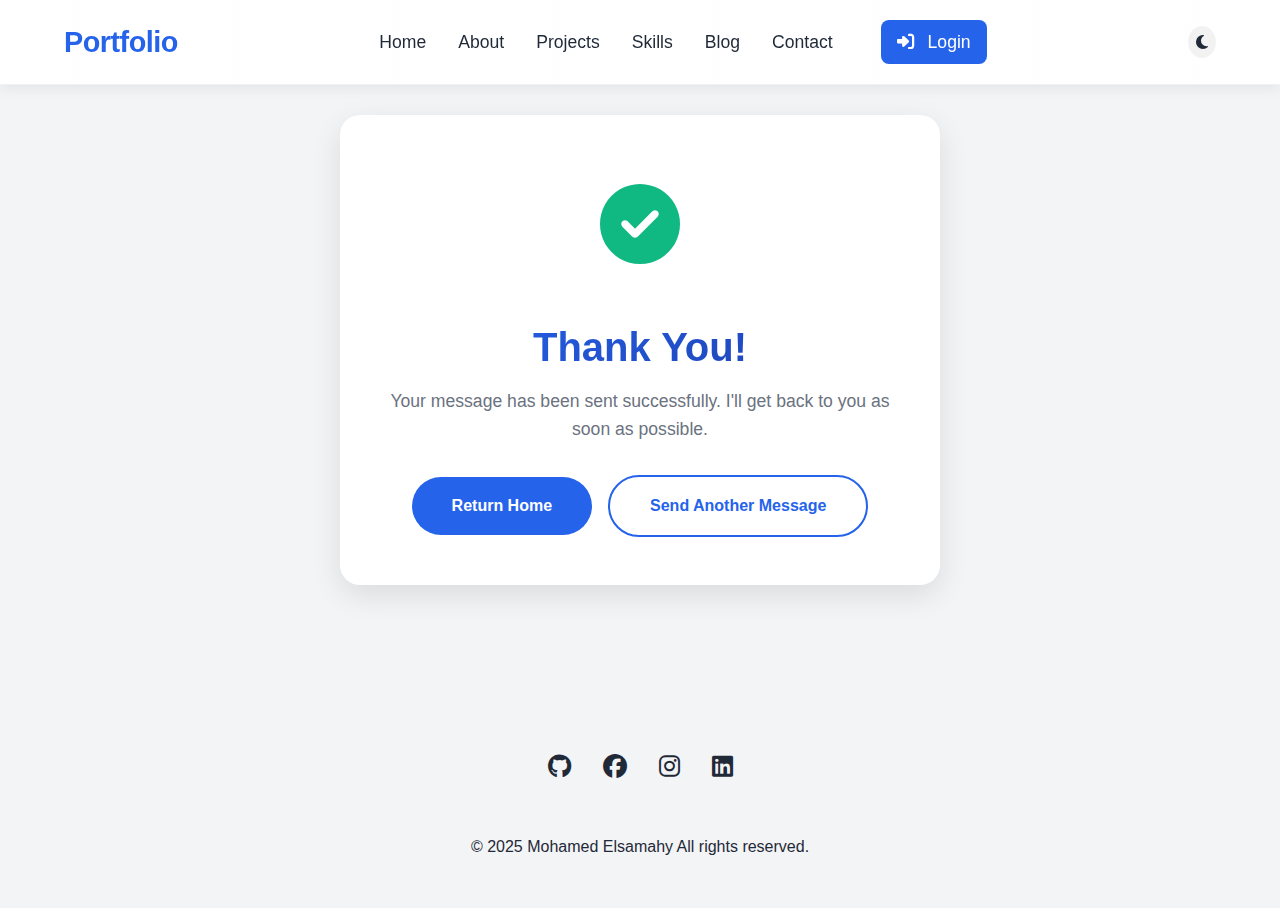
<file: thank-you.html>
<!DOCTYPE html>
<html lang="en">
<head>
    <meta charset="UTF-8">
    <meta name="viewport" content="width=device-width, initial-scale=1.0">
    <title>Thank You - Portfolio</title>
    <link rel="stylesheet" href="https://cdnjs.cloudflare.com/ajax/libs/font-awesome/6.4.0/css/all.min.css">
    <link rel="stylesheet" href="css/style.css">
    <link rel="stylesheet" href="css/animations.css">
    <link rel="stylesheet" href="css/interactive-bg.css">
</head>
<body>
    <div class="interactive-bg" id="interactive-bg"></div>
    <!-- Navigation -->
    <nav class="navbar">
        <div class="nav-logo">
            <a href="index.html">Portfolio</a>
        </div>
        <div class="nav-links">
            <a href="index.html">Home</a>
            <a href="about.html">About</a>
            <a href="projects.html">Projects</a>
            <a href="skills.html">Skills</a>
            <a href="blog.html">Blog</a>
            <a href="contact.html">Contact</a>
            <a href="login.html" class="login-link"><i class="fas fa-sign-in-alt"></i> Login</a>
        </div>
        <div class="theme-toggle">
            <i class="fas fa-moon"></i>
        </div>
        <div class="nav-toggle">
            <i class="fas fa-bars"></i>
        </div>
    </nav>

    <!-- Thank You Section -->
    <section class="thank-you-section">
        <div class="thank-you-container">
            <div class="success-icon">
                <i class="fas fa-check-circle"></i>
            </div>
            <h1>Thank You!</h1>
            <p>Your message has been sent successfully. I'll get back to you as soon as possible.</p>
            <div class="cta-buttons">
                <a href="index.html" class="btn primary">Return Home</a>
                <a href="contact.html" class="btn secondary">Send Another Message</a>
            </div>
        </div>
    </section>

    <!-- Footer -->
    <footer>
        <div class="footer-content">
            <div class="footer-social">
                <a href="https://github.com/MO-Elsamahy" target="_blank"><i class="fab fa-github"></i></a>
                <a href="https://www.facebook.com/M.ELSAMAHYY" target="_blank"><i class="fab fa-facebook"></i></a>
                <a href="https://www.instagram.com/mo_elsamahy1" target="_blank"><i class="fab fa-instagram"></i></a>
                <a href="https://www.linkedin.com/in/mohamed-elsamahy-b788a2261/" target="_blank"><i class="fab fa-linkedin"></i></a>
            </div>
            <p>© 2025 Mohamed Elsamahy  All rights reserved.</p>
        </div>
    </footer>

    <script src="js/theme.js"></script>
    <script src="js/main.js"></script>
    <script src="js/interactive-bg.js"></script>
</body>
</html>
</file>
<file: css/animations.css>
/* Animations */
@keyframes fadeIn {
    from {
        opacity: 0;
        transform: translateY(20px);
    }
    to {
        opacity: 1;
        transform: translateY(0);
    }
}

@keyframes slideIn {
    from {
        transform: translateX(-100px);
        opacity: 0;
    }
    to {
        transform: translateX(0);
        opacity: 1;
    }
}

@keyframes scaleIn {
    from {
        transform: scale(0.9);
        opacity: 0;
    }
    to {
        transform: scale(1);
        opacity: 1;
    }
}

/* Apply animations */
.animate-text {
    animation: fadeIn 1s ease-out;
}

.animate-text-delay {
    display: flex;
    justify-content: center;
    align-items: center;
    width: 100%;
    text-align: center;
}

.hero .btn {
    animation: scaleIn 0.5s ease-out 0.6s backwards;
}

.about-content,
.projects,
.skills-grid,
.contact-content {
    animation: slideIn 1s ease-out;
}

/* Hover animations */
.skill-category {
    transition: transform 0.3s ease;
}

.skill-category:hover {
    transform: translateY(-5px);
}

.project-card {
    transition: transform 0.3s ease, box-shadow 0.3s ease;
}

.project-card:hover {
    transform: translateY(-5px);
    box-shadow: 0 10px 20px rgba(0, 0, 0, 0.1);
}

/* Loading animation */
.loading {
    position: relative;
}

.loading::after {
    content: '';
    position: absolute;
    width: 20px;
    height: 20px;
    border: 2px solid var(--primary-color);
    border-radius: 50%;
    border-top-color: transparent;
    animation: spin 0.8s linear infinite;
}

@keyframes spin {
    to {
        transform: rotate(360deg);
    }
}

/* Smooth scroll behavior */
html {
    scroll-behavior: smooth;
}

/* Mobile menu animation */
@keyframes slideDown {
    from {
        transform: translateY(-100%);
        opacity: 0;
    }
    to {
        transform: translateY(0);
        opacity: 1;
    }
}

.nav-links.active {
    display: flex;
    flex-direction: column;
    position: absolute;
    top: 100%;
    left: 0;
    right: 0;
    background: white;
    padding: 1rem;
    animation: slideDown 0.3s ease-out;
    box-shadow: 0 4px 6px rgba(0, 0, 0, 0.1);
}

/* Typing Effect */
.typing-effect {
    display: inline-block;
    overflow: hidden;
    white-space: nowrap;
    border-right: 2px solid var(--primary-color);
    min-width: 300px; /* Ensure enough space for the text */
    animation: blink-caret 0.75s step-end infinite;
}

@keyframes blink-caret {
    from, to { border-color: transparent }
    50% { border-color: var(--primary-color) }
}

.typing-effect-css {
    display: inline-block;
    overflow: hidden;
    white-space: nowrap;
    border-right: 2px solid var(--primary-color);
    font-family: inherit;
    font-size: inherit;
    width: 0;
    animation:
        typing-css 2s steps(13, end) forwards,
        blink-caret-css 0.75s step-end infinite;
}

@keyframes typing-css {
    from { width: 0; }
    to { width: 13ch; } 
}

@keyframes blink-caret-css {
    from, to { border-color: transparent; }
    50% { border-color: var(--primary-color); }
}

.typing-effect-cycle {
    display: block;
    margin: 0 auto;
    min-width: 20ch;
    text-align: center;
    position: relative;
    overflow: hidden;
    white-space: nowrap;
    height: 1.2em;
    vertical-align: bottom;
}

.typing-effect-cycle::after {
    content: "Web Developer";
    animation:
        typing-roles 18s steps(20, end) infinite,
        blink-caret-cycle 0.75s step-end infinite;
    white-space: nowrap;
    overflow: hidden;
    width: 0;
    border-right: 2px solid var(--primary-color);
    opacity: 0;
    transition: opacity 0.2s;
}

@keyframes typing-roles {
    /* Web Developer */
    0%   { content: "Web Developer"; width: 0; opacity: 1; }
    4%   { content: "Web Developer"; width: 13ch; opacity: 1; }
    10%  { content: "Web Developer"; width: 13ch; opacity: 1; }
    12%  { content: "Web Developer"; width: 0; opacity: 0; }

    /* Creative Designer */
    13%  { content: "Creative Designer"; width: 0; opacity: 1; }
    17%  { content: "Creative Designer"; width: 18ch; opacity: 1; }
    23%  { content: "Creative Designer"; width: 18ch; opacity: 1; }
    25%  { content: "Creative Designer"; width: 0; opacity: 0; }

    /* TOT Trainer */
    26%  { content: "TOT Trainer"; width: 0; opacity: 1; }
    30%  { content: "TOT Trainer"; width: 11ch; opacity: 1; }
    36%  { content: "TOT Trainer"; width: 11ch; opacity: 1; }
    38%  { content: "TOT Trainer"; width: 0; opacity: 0; }

    /* Graphic Drsigner */
    39%  { content: "Graphic Drsigner"; width: 0; opacity: 1; }
    43%  { content: "Graphic Drsigner"; width: 17ch; opacity: 1; }
    49%  { content: "Graphic Drsigner"; width: 17ch; opacity: 1; }
    51%  { content: "Graphic Drsigner"; width: 0; opacity: 0; }

    /* AI Devolober */
    52%  { content: "AI Devolober"; width: 0; opacity: 1; }
    56%  { content: "AI Devolober"; width: 13ch; opacity: 1; }
    62%  { content: "AI Devolober"; width: 13ch; opacity: 1; }
    64%  { content: "AI Devolober"; width: 0; opacity: 0; }

    /* Executive Director */
    65%  { content: "Executive Director"; width: 0; opacity: 1; }
    70%  { content: "Executive Director"; width: 19ch; opacity: 1; }
    78%  { content: "Executive Director"; width: 19ch; opacity: 1; }
    80%  { content: "Executive Director"; width: 0; opacity: 0; }

    /* Pause before restart */
    100% { content: ""; width: 0; opacity: 0; }
}

@keyframes blink-caret-cycle {
    from, to { border-color: transparent; }
    50% { border-color: var(--primary-color); }
}

.hero-content {
    text-align: center;
}

.typing-effect-js {
    display: inline-block;
    min-width: 20ch;
    border-right: 2px solid var(--primary-color);
    font-family: inherit;
    font-size: inherit;
    white-space: nowrap;
    text-align: center;
    margin: 0 auto;
    animation: blink-caret-js 0.75s step-end infinite;
}

@keyframes blink-caret-js {
    from, to { border-color: transparent; }
    50% { border-color: var(--primary-color); }
}

#title-carousel {
    display: inline-block;
    min-width: 20ch;
    text-align: center;
    font-size: 2rem;
    color: var(--primary-color, #6cb6ff);
    opacity: 0;
    transition: opacity 0.6s;
}

#title-carousel.visible {
    opacity: 1;
}

.tool-icon {
    font-size: 2.2rem;
    margin-bottom: 0.5rem;
    color: var(--primary-color, #6cb6ff);
    display: block;
}

.skills-grid {
    display: grid;
    grid-template-columns: repeat(auto-fit, minmax(250px, 1fr));
    gap: 1.5rem;
    margin: 2rem 0;
}

.skill-card {
    background: rgba(255, 255, 255, 0.05);
    border-radius: 15px;
    padding: 1.5rem;
    transition: all 0.3s ease;
    position: relative;
    overflow: hidden;
    text-align: center;
    box-shadow: 0 10px 20px rgba(0,0,0,0.08);
}

.skill-card:hover {
    transform: translateY(-5px);
    box-shadow: 0 10px 30px rgba(0,0,0,0.12);
}

.skill-icon {
    font-size: 2.2rem;
    margin-bottom: 0.5rem;
    color: var(--primary-color, #6cb6ff);
    display: block;
}

.skill-name {
    font-size: 1.2rem;
    margin-bottom: 0.5rem;
    color: var(--text-color, #fff);
    font-weight: bold;
}

/* Google Calendar Appointment Button Custom Style */
.gc-appointment-scheduling-button {
  background: var(--primary-color, #2196f3) !important;
  color: #fff !important;
  border: none !important;
  border-radius: 2rem !important;
  font-size: 1.2rem !important;
  font-weight: bold !important;
  padding: 1rem 2.5rem !important;
  margin: 2rem 0 0 0 !important;
  box-shadow: 0 4px 16px rgba(0,0,0,0.08);
  transition: background 0.2s, box-shadow 0.2s;
  cursor: pointer;
  display: inline-block;
}
.gc-appointment-scheduling-button:hover {
  background: var(--secondary-color, #1976d2) !important;
  box-shadow: 0 8px 24px rgba(0,0,0,0.12);
}

.map-frame {
  display: flex;
  justify-content: flex-start;
  align-items: flex-start;
  min-height: 80px;
  margin-top: 1.5rem;
}

.reformatted-contact {
  display: flex;
  flex-wrap: wrap;
  gap: 2rem;
  justify-content: flex-start;
  align-items: flex-start;
  margin-top: 2rem;
  width: 100%;
}

.appointment-btn-wrapper {
  min-width: 260px;
  display: flex;
  align-items: flex-start;
  margin-right: 2rem;
}

.map-overlay {
  background: var(--card-bg, #232b36);
  border-radius: 20px;
  padding: 2.5rem 2rem;
  box-shadow: 0 10px 30px var(--shadow-color, rgba(0,0,0,0.2));
  min-width: 350px;
  max-width: 600px;
  flex: 1 1 350px;
  color: #fff;
  display: flex;
  flex-direction: column;
  justify-content: center;
  align-items: flex-start;
  z-index: 1;
  position: relative;
}

@media (max-width: 900px) {
  .reformatted-contact {
    flex-direction: column;
    align-items: stretch;
  }
  .appointment-btn-wrapper, .map-overlay {
    margin-right: 0;
    min-width: unset;
    max-width: unset;
  }
}

.contact-card {
  background: var(--card-bg, #232b36);
  border-radius: 20px;
  padding: 2.5rem 2rem;
  box-shadow: 0 10px 30px var(--shadow-color, rgba(0,0,0,0.2));
  min-width: 320px;
  max-width: 500px;
  flex: 1 1 320px;
  color: #fff;
  display: flex;
  flex-direction: column;
  justify-content: center;
  align-items: flex-start;
  margin-bottom: 1rem;
}
</file>
<file: css/interactive-bg.css>
.interactive-bg {
    position: fixed;
    top: 0;
    left: 0;
    width: 100%;
    height: 100%;
    z-index: -1;
    overflow: hidden;
    background: linear-gradient(135deg, #1a1a2e 0%, #16213e 100%);
}

.particle {
    position: absolute;
    border-radius: 50%;
    pointer-events: none;
    transition: transform 0.3s ease-out;
}

.gradient-circle {
    position: absolute;
    border-radius: 50%;
    pointer-events: none;
    opacity: 0.3;
    filter: blur(40px);
    mix-blend-mode: screen;
}

/* Ensure content is above the background */
.hero-content,
section,
footer {
    position: relative;
    z-index: 1;
}

/* Dark theme adjustments */
[data-theme="dark"] .interactive-bg {
    background: linear-gradient(135deg, #0a0a1a 0%, #0d1a2e 100%);
}

/* Light theme adjustments */
[data-theme="light"] .interactive-bg {
    background: linear-gradient(135deg, #e6f3ff 0%, #f0f7ff 100%);
}

[data-theme="light"] .particle {
    background: hsl(200, 70%, 40%) !important;
}

[data-theme="light"] .gradient-circle {
    opacity: 0.2;
    background: radial-gradient(circle, hsl(200, 70%, 40%) 0%, transparent 70%) !important;
}
</file>
<file: css/style.css>
/* Reset and Base Styles */
:root {
    /* Light Theme Colors */
    --primary-color: #2563eb;
    --secondary-color: #1e40af;
    --text-color: #1f2937;
    --light-text: #6b7280;
    --background: #ffffff;
    --section-bg: #f3f4f6;
    --card-bg: #ffffff;
    --border-color: #e5e7eb;
    --shadow-color: rgba(0, 0, 0, 0.1);
    --gradient-start: #f3f4f6;
    --gradient-end: #ffffff;
    --timeline-line: #e5e7eb;
    --transition: all 0.3s ease;
    --primary-rgb: 37, 99, 235;
    --secondary-rgb: 30, 64, 175;
}

/* Dark Theme Colors */
[data-theme="dark"] {
    --primary-color: #60a5fa;
    --secondary-color: #3b82f6;
    --text-color: #f3f4f6;
    --light-text: #9ca3af;
    --background: #111827;
    --section-bg: #1f2937;
    --card-bg: #1f2937;
    --border-color: #374151;
    --shadow-color: rgba(0, 0, 0, 0.3);
    --gradient-start: #111827;
    --gradient-end: #1f2937;
    --timeline-line: #374151;
    --primary-rgb: 96, 165, 250;
    --secondary-rgb: 59, 130, 246;
}

* {
    margin: 0;
    padding: 0;
    box-sizing: border-box;
}

html {
    scroll-behavior: smooth;
}

body {
    font-family: 'Inter', -apple-system, BlinkMacSystemFont, 'Segoe UI', Roboto, sans-serif;
    line-height: 1.6;
    color: var(--text-color);
    background-color: var(--background);
    overflow-x: hidden;
}

/* Typography */
h1, h2, h3, h4, h5, h6 {
    font-weight: 700;
    line-height: 1.2;
    margin-bottom: 1rem;
}

h1 {
    font-size: 3.5rem;
}

h2 {
    font-size: 2.5rem;
    text-align: center;
    margin-bottom: 3rem;
}

/* Navigation */
.navbar {
    position: fixed;
    top: 0;
    left: 0;
    right: 0;
    background: linear-gradient(to right, rgba(255, 255, 255, 0.98), rgba(255, 255, 255, 0.95));
    backdrop-filter: blur(10px);
    padding: 1.2rem 5%;
    display: flex;
    justify-content: space-between;
    align-items: center;
    z-index: 1000;
    box-shadow: 0 2px 15px rgba(0, 0, 0, 0.08);
    border-bottom: 1px solid rgba(0, 0, 0, 0.05);
}

[data-theme="dark"] .navbar {
    background: linear-gradient(to right, rgba(17, 24, 39, 0.98), rgba(17, 24, 39, 0.95));
    border-bottom: 1px solid rgba(255, 255, 255, 0.05);
    box-shadow: 0 2px 15px rgba(0, 0, 0, 0.3);
}

.nav-logo a {
    font-size: 1.8rem;
    font-weight: 800;
    color: var(--primary-color);
    text-decoration: none;
    letter-spacing: -0.5px;
    transition: var(--transition);
}

.nav-links {
    display: flex;
    gap: 2rem;
}

.nav-links a {
    color: var(--text-color);
    text-decoration: none;
    font-weight: 500;
    font-size: 1.1rem;
    transition: var(--transition);
    position: relative;
    padding: 0.5rem 0;
}

.nav-links a::after {
    content: '';
    position: absolute;
    bottom: 0;
    left: 0;
    width: 0;
    height: 2px;
    background: var(--primary-color);
    transition: var(--transition);
}

.nav-links a:hover::after,
.nav-links a.active::after {
    width: 100%;
}

.nav-links a:hover {
    color: var(--primary-color);
}

.nav-links a.active {
    color: var(--primary-color);
    font-weight: 600;
}

.nav-links a.login-link {
    background: var(--primary-color);
    color: white;
    padding: 0.5rem 1rem;
    border-radius: 8px;
    margin-left: 1rem;
    transition: var(--transition);
}

.nav-links a.login-link:hover {
    background: var(--secondary-color);
    transform: translateY(-2px);
}

.nav-links a.login-link i {
    margin-right: 0.5rem;
}

.theme-toggle {
    cursor: pointer;
    padding: 0.5rem;
    border-radius: 50%;
    transition: var(--transition);
    display: flex;
    align-items: center;
    justify-content: center;
    background: rgba(0, 0, 0, 0.05);
}

[data-theme="dark"] .theme-toggle {
    background: rgba(255, 255, 255, 0.05);
}

.theme-toggle:hover {
    transform: rotate(15deg);
    background: rgba(0, 0, 0, 0.1);
}

[data-theme="dark"] .theme-toggle:hover {
    background: rgba(255, 255, 255, 0.1);
}

.nav-toggle {
    display: none;
    cursor: pointer;
    font-size: 1.5rem;
    color: var(--text-color);
}

@media (max-width: 768px) {
    .nav-links {
        position: fixed;
        top: 0;
        right: -100%;
        width: 70%;
        height: 100vh;
        background: var(--card-bg);
        flex-direction: column;
        padding: 5rem 2rem;
        transition: var(--transition);
        box-shadow: -5px 0 15px var(--shadow-color);
        z-index: 1000;
        border-left: 1px solid var(--border-color);
    }

    [data-theme="dark"] .nav-links {
        background: var(--section-bg);
        box-shadow: -5px 0 15px rgba(0, 0, 0, 0.5);
    }

    .nav-links.active {
        right: 0;
    }

    .nav-links a {
        margin: 1rem 0;
        font-size: 1.2rem;
        color: var(--primary-color);
        padding: 0.8rem 1rem;
        border-radius: 8px;
        transition: all 0.3s ease;
        opacity: 1 !important;
        font-weight: 600;
    }

    .nav-links a:hover,
    .nav-links a.active {
        background: var(--primary-color);
        color: #fff !important;
    }

    .nav-links a[disabled],
    .nav-links a.inactive,
    .nav-links a[aria-disabled="true"] {
        color: var(--light-text) !important;
        background: transparent !important;
        cursor: not-allowed;
        opacity: 0.7 !important;
    }

    .nav-links a.login-link {
        background: var(--primary-color);
        color: white;
        margin-top: 2rem;
    }

    .nav-links a.login-link:hover {
        background: var(--secondary-color);
    }

    .nav-toggle {
        display: block;
        color: var(--text-color);
        font-size: 1.5rem;
        z-index: 1001;
    }

    .theme-toggle {
        margin-left: auto;
        margin-right: 1rem;
        z-index: 1001;
    }
}

/* Section Spacing and Layout */
section {
    padding: 6rem 5%;
    position: relative;
    overflow: hidden;
}

section h2 {
    font-size: 2.5rem;
    margin-bottom: 3rem;
    text-align: center;
    position: relative;
    padding-bottom: 1rem;
}

section h2::after {
    content: '';
    position: absolute;
    bottom: 0;
    left: 50%;
    transform: translateX(-50%);
    width: 80px;
    height: 3px;
    background: var(--primary-color);
    border-radius: 2px;
}

/* Hero Section */
.hero {
    position: relative;
    min-height: 100vh;
    display: flex;
    align-items: center;
    justify-content: center;
    background: linear-gradient(135deg, var(--gradient-start), var(--gradient-end));
    overflow: hidden;
    padding: 0 5%;
}

.hero::before {
    content: '';
    position: absolute;
    top: 0;
    left: 0;
    right: 0;
    bottom: 0;
    background: 
        radial-gradient(circle at 20% 30%, rgba(var(--primary-rgb), 0.1) 0%, transparent 50%),
        radial-gradient(circle at 80% 70%, rgba(var(--secondary-rgb), 0.1) 0%, transparent 50%);
    animation: gradientShift 15s ease infinite;
}

.hero-background {
    position: absolute;
    top: 0;
    left: 0;
    width: 100%;
    height: 100%;
    overflow: hidden;
    z-index: 0;
}

.diving-element {
    position: absolute;
    border-radius: 50%;
    opacity: 0.7;
    filter: blur(20px);
    animation: dive 8s ease-in-out infinite;
    z-index: 1;
}

.diving-element:nth-child(1) {
    width: 100px;
    height: 100px;
    background: linear-gradient(45deg, var(--primary-color), var(--secondary-color));
    top: -20%;
    left: 10%;
    animation-delay: 0s;
}

.diving-element:nth-child(2) {
    width: 150px;
    height: 150px;
    background: linear-gradient(45deg, var(--secondary-color), var(--primary-color));
    top: -15%;
    right: 15%;
    animation-delay: 1s;
}

.diving-element:nth-child(3) {
    width: 80px;
    height: 80px;
    background: linear-gradient(45deg, var(--primary-color), var(--secondary-color));
    top: -10%;
    left: 30%;
    animation-delay: 2s;
}

.diving-element:nth-child(4) {
    width: 120px;
    height: 120px;
    background: linear-gradient(45deg, var(--secondary-color), var(--primary-color));
    top: -25%;
    right: 25%;
    animation-delay: 3s;
}

@keyframes dive {
    0% {
        transform: translateY(-100px) rotate(0deg);
        opacity: 0;
    }
    20% {
        opacity: 0.7;
    }
    80% {
        opacity: 0.7;
    }
    100% {
        transform: translateY(100vh) rotate(360deg);
        opacity: 0;
    }
}

.hero-content {
    position: relative;
    z-index: 2;
    text-align: center;
    max-width: 800px;
    margin: 0 auto;
    padding: 2rem;
    background: rgba(255, 255, 255, 0.1);
    backdrop-filter: blur(10px);
    border-radius: 20px;
    border: 1px solid rgba(255, 255, 255, 0.2);
    box-shadow: 0 8px 32px rgba(0, 0, 0, 0.1);
    transition: transform 0.3s ease;
}

.hero-content:hover {
    transform: translateY(-5px);
}

.hero h1 {
    font-size: 4rem;
    margin-bottom: 1.5rem;
    background: linear-gradient(45deg, var(--primary-color), var(--secondary-color));
    -webkit-background-clip: text;
    -webkit-text-fill-color: transparent;
    animation: textGlow 2s ease-in-out infinite alternate;
}

.hero p {
    font-size: 1.5rem;
    margin-bottom: 2rem;
    color: var(--text-color);
    opacity: 0.9;
}

.typing-effect {
    display: inline-block;
    position: relative;
    min-width: 200px;
    height: 1.5em;
    overflow: hidden;
}

.typing-text {
    position: absolute;
    left: 0;
    top: 0;
    white-space: nowrap;
    border-right: 2px solid var(--primary-color);
    animation: typing 3s steps(40, end), blink 0.75s step-end infinite;
    animation-fill-mode: forwards;
}

.typing-text:nth-child(1) {
    animation-delay: 0s;
}

.typing-text:nth-child(2) {
    animation-delay: 3s;
}

.typing-text:nth-child(3) {
    animation-delay: 6s;
}

.typing-text:nth-child(4) {
    animation-delay: 9s;
}

@keyframes typing {
    0% {
        width: 0;
        opacity: 0;
    }
    10% {
        opacity: 1;
    }
    90% {
        opacity: 1;
    }
    100% {
        width: 100%;
        opacity: 0;
    }
}

@keyframes blink {
    from, to { border-color: transparent }
    50% { border-color: var(--primary-color) }
}

@keyframes gradientShift {
    0% {
        background-position: 0% 50%;
    }
    50% {
        background-position: 100% 50%;
    }
    100% {
        background-position: 0% 50%;
    }
}

@keyframes textGlow {
    0% {
        text-shadow: 0 0 10px rgba(var(--primary-rgb), 0.3);
    }
    100% {
        text-shadow: 0 0 20px rgba(var(--primary-rgb), 0.6);
    }
}

/* Featured Projects Section - Enhanced */
.featured-projects {
    padding: 6rem 5%;
    background: var(--section-bg);
    border-radius: 24px;
    box-shadow: 0 8px 32px rgba(0,0,0,0.08);
    max-width: 1200px;
    margin: 4rem auto;
}

.featured-projects h2 {
    text-align: center;
    margin-bottom: 3rem;
    font-size: 2.7rem;
    font-weight: 800;
    letter-spacing: -1px;
    color: var(--primary-color);
}

.project-grid {
    display: grid;
    grid-template-columns: repeat(auto-fit, minmax(340px, 1fr));
    gap: 2.5rem;
    margin-bottom: 2.5rem;
}

.project-card.featured {
    background: var(--card-bg);
    border-radius: 18px;
    box-shadow: 0 6px 24px var(--shadow-color);
    overflow: hidden;
    transition: box-shadow 0.3s, transform 0.3s;
    display: flex;
    flex-direction: column;
    position: relative;
}

.project-card.featured:hover {
    box-shadow: 0 12px 32px var(--shadow-color);
    transform: translateY(-6px) scale(1.02);
}

.project-image {
    position: relative;
    aspect-ratio: 16/9;
    overflow: hidden;
    background: #222c3a;
}

.project-image img {
    width: 100%;
    height: 100%;
    object-fit: cover;
    transition: transform 0.4s cubic-bezier(.4,2,.6,1);
}

.project-card.featured:hover .project-image img {
    transform: scale(1.07);
}

.project-overlay {
    position: absolute;
    inset: 0;
    background: rgba(30, 64, 175, 0.7);
    display: flex;
    align-items: center;
    justify-content: center;
    opacity: 0;
    transition: opacity 0.3s;
    z-index: 2;
}

.project-card.featured:hover .project-overlay {
    opacity: 1;
}

.project-links {
    display: flex;
    gap: 1.5rem;
}

.project-link {
    color: #fff;
    background: rgba(255,255,255,0.12);
    border-radius: 50%;
    width: 48px;
    height: 48px;
    display: flex;
    align-items: center;
    justify-content: center;
    font-size: 1.4rem;
    transition: background 0.2s, color 0.2s, transform 0.2s;
}

.project-link:hover {
    background: #fff;
    color: var(--primary-color);
    transform: scale(1.15);
}

.project-info {
    padding: 2rem 2rem 1.5rem 2rem;
    flex: 1 1 auto;
    display: flex;
    flex-direction: column;
    justify-content: flex-end;
}

.project-info h3 {
    font-size: 1.4rem;
    font-weight: 700;
    margin-bottom: 0.7rem;
    color: var(--text-color);
}

.project-info p {
    color: var(--light-text);
    margin-bottom: 1.2rem;
    font-size: 1.05rem;
}

.project-tags {
    display: flex;
    gap: 0.7rem;
    flex-wrap: wrap;
}

.tag {
    background: var(--primary-color);
    color: #fff;
    border-radius: 12px;
    padding: 0.3rem 1rem;
    font-size: 0.92rem;
    font-weight: 500;
    letter-spacing: 0.02em;
    transition: background 0.2s, color 0.2s;
}

.tag:hover {
    background: var(--secondary-color);
    color: #fff;
}

@media (max-width: 900px) {
    .featured-projects {
        padding: 4rem 2%;
    }
    .project-grid {
        grid-template-columns: 1fr;
    }
}

/* Skills Grid */
.skills-grid {
    display: grid;
    grid-template-columns: repeat(auto-fit, minmax(250px, 1fr));
    gap: 2.5rem;
    max-width: 1200px;
    margin: 0 auto;
}

.skill-category {
    background: var(--card-bg);
    padding: 2.5rem;
    border-radius: 15px;
    box-shadow: 0 10px 30px var(--shadow-color);
    transition: var(--transition);
}

.skill-category:hover {
    transform: translateY(-5px);
}

.skill-category i {
    font-size: 2.5rem;
    color: var(--primary-color);
    margin-bottom: 1.5rem;
}

.skill-category h3 {
    font-size: 1.5rem;
    margin-bottom: 1.5rem;
}

.skill-category ul {
    list-style: none;
}

.skill-category li {
    margin-bottom: 0.8rem;
    padding-left: 1.5rem;
    position: relative;
}

.skill-category li::before {
    content: '•';
    color: var(--primary-color);
    position: absolute;
    left: 0;
}

/* Contact Preview */
.contact-preview {
    text-align: center;
    padding: 6rem 5%;
    background: var(--section-bg);
}

.contact-preview h2 {
    margin-bottom: 1.5rem;
}

.contact-preview p {
    max-width: 600px;
    margin: 0 auto 2.5rem;
    font-size: 1.2rem;
    color: var(--light-text);
}

/* Buttons */
.btn {
    display: inline-block;
    padding: 1rem 2.5rem;
    border-radius: 50px;
    font-weight: 600;
    text-decoration: none;
    transition: var(--transition);
    text-align: center;
}

.btn.primary {
    background: var(--primary-color);
    color: white;
}

.btn.secondary {
    background: transparent;
    color: var(--primary-color);
    border: 2px solid var(--primary-color);
}

.btn:hover {
    transform: translateY(-3px);
    box-shadow: 0 10px 20px var(--shadow-color);
}

.btn.primary:hover {
    background: var(--secondary-color);
}

.btn.secondary:hover {
    background: var(--primary-color);
    color: white;
}

/* Footer */
footer {
    background: var(--section-bg);
    padding: 3rem 5%;
    text-align: center;
}

.footer-content {
    max-width: 1200px;
    margin: 0 auto;
}

.footer-social {
    display: flex;
    justify-content: center;
    gap: 2rem;
    margin-bottom: 2rem;
}

.footer-social a {
    color: var(--text-color);
    font-size: 1.5rem;
    transition: var(--transition);
}

.footer-social a:hover {
    color: var(--primary-color);
    transform: translateY(-3px);
}

/* Responsive Design */
@media (max-width: 768px) {
    section {
        padding: 4rem 5%;
    }

    .hero {
        padding: 6rem 5% 4rem;
    }

    .hero h1 {
        font-size: 2.5rem;
    }

    .hero p {
        font-size: 1.2rem;
    }

    .project-grid,
    .skills-grid {
        grid-template-columns: 1fr;
    }

    .skill-category {
        padding: 2rem;
    }
}

/* About Section */
.about {
    padding: 6rem 5%;
    background-color: var(--section-bg);
}

.about-content {
    max-width: 1200px;
    margin: 0 auto;
    display: grid;
    grid-template-columns: 1fr 1fr;
    gap: 4rem;
    align-items: center;
}

.about-text {
    font-size: 1.1rem;
    color: var(--light-text);
}

.about-stats {
    display: grid;
    grid-template-columns: repeat(3, 1fr);
    gap: 2rem;
}

.stat {
    text-align: center;
    padding: 2rem;
    background: white;
    border-radius: 10px;
    box-shadow: 0 4px 6px rgba(0, 0, 0, 0.05);
}

.stat h3 {
    color: var(--primary-color);
    font-size: 1.2rem;
    margin-bottom: 0.5rem;
}

.stat p {
    font-size: 2rem;
    font-weight: 700;
}

/* Skills Section */
.skills {
    padding: 6rem 5%;
    background-color: var(--section-bg);
}

/* Contact Section */
.contact {
    padding: 6rem 5%;
}

.contact-content {
    max-width: 1200px;
    margin: 0 auto;
    display: grid;
    grid-template-columns: 1fr 1fr;
    gap: 4rem;
}

.form-group {
    margin-bottom: 1.5rem;
}

input,
textarea {
    width: 100%;
    padding: 1rem;
    border: 1px solid #e5e7eb;
    border-radius: 8px;
    font-size: 1rem;
    transition: var(--transition);
}

textarea {
    height: 150px;
    resize: vertical;
}

input:focus,
textarea:focus {
    outline: none;
    border-color: var(--primary-color);
    box-shadow: 0 0 0 3px rgba(37, 99, 235, 0.1);
}

.contact-info {
    padding: 2rem;
    background: var(--section-bg);
    border-radius: 10px;
}

.contact-item {
    display: flex;
    align-items: center;
    margin-bottom: 1.5rem;
}

.contact-item i {
    font-size: 1.5rem;
    color: var(--primary-color);
    margin-right: 1rem;
}

.social-links {
    display: flex;
    gap: 1rem;
    margin-top: 2rem;
}

.social-links a {
    color: var(--light-text);
    font-size: 1.5rem;
    transition: var(--transition);
}

.social-links a:hover {
    color: var(--primary-color);
}

/* Creative Cards */
.stat-card {
    background: var(--card-bg);
    padding: 2rem;
    border-radius: 20px;
    box-shadow: 0 4px 6px var(--shadow-color);
    transition: var(--transition);
    position: relative;
    overflow: hidden;
    border: 1px solid var(--border-color);
}

.stat-card::before {
    content: '';
    position: absolute;
    top: 0;
    left: 0;
    width: 100%;
    height: 100%;
    background: linear-gradient(135deg, var(--primary-color) 0%, transparent 400%);
    opacity: 0;
    transition: var(--transition);
}

.stat-card:hover::before {
    opacity: 0.1;
}

.stat-card:hover {
    transform: translateY(-10px);
    box-shadow: 0 10px 20px var(--shadow-color);
}

/* Timeline Design */
.experience-timeline {
    position: relative;
    padding: 2rem 0;
}

.timeline-item {
    position: relative;
    padding-left: 2rem;
    margin-bottom: 2rem;
}

.timeline-item::before {
    content: '';
    position: absolute;
    left: 0;
    top: 0;
    bottom: -2rem;
    width: 2px;
    background: var(--timeline-line);
}

.timeline-dot {
    position: absolute;
    left: -4px;
    top: 0;
    width: 10px;
    height: 10px;
    border-radius: 50%;
    background: var(--primary-color);
    border: 2px solid var(--background);
}

.timeline-content {
    background: var(--card-bg);
    padding: 1.5rem;
    border-radius: 10px;
    box-shadow: 0 4px 6px var(--shadow-color);
    border: 1px solid var(--border-color);
}

.timeline-date {
    color: var(--primary-color);
    font-weight: 500;
    margin-bottom: 0.5rem;
}

/* Enhanced Footer */
.footer-content {
    max-width: 1200px;
    margin: 0 auto;
    display: flex;
    flex-direction: column;
    align-items: center;
    gap: 1rem;
}

/* Page Hero */
.page-hero {
    height: 50vh;
    min-height: 400px;
}

/* About Image */
.about-image {
    position: relative;
}

.image-container {
    position: relative;
    border-radius: 20px;
    overflow: hidden;
    box-shadow: 0 10px 20px var(--shadow-color);
}

.image-container img {
    width: 100%;
    height: auto;
    display: block;
    transition: var(--transition);
}

.image-container:hover img {
    transform: scale(1.05);
}

/* Grid Layouts */
.about-grid {
    display: grid;
    grid-template-columns: 1fr 1fr;
    gap: 4rem;
    max-width: 1200px;
    margin: 0 auto;
    padding: 4rem 2rem;
}

.stats-grid {
    display: grid;
    grid-template-columns: repeat(auto-fit, minmax(250px, 1fr));
    gap: 2rem;
    max-width: 1200px;
    margin: 0 auto;
    padding: 4rem 2rem;
}

/* Contact Section Styles */
.contact-section {
    padding: 6rem 2rem;
    background: var(--section-bg);
}

.contact-container {
    max-width: 1200px;
    margin: 0 auto;
    display: grid;
    grid-template-columns: 1fr 1.5fr;
    gap: 4rem;
    position: relative;
}

/* Contact Info Card */
.contact-info-card {
    background: var(--card-bg);
    padding: 3rem;
    border-radius: 20px;
    box-shadow: 0 10px 30px var(--shadow-color);
    position: relative;
    overflow: hidden;
}

.info-header {
    margin-bottom: 3rem;
}

.info-header h2 {
    font-size: 2rem;
    margin-bottom: 1rem;
    background: linear-gradient(135deg, var(--primary-color), var(--secondary-color));
    -webkit-background-clip: text;
    -webkit-text-fill-color: transparent;
}

.info-items {
    display: flex;
    flex-direction: column;
    gap: 2rem;
}

.info-item {
    display: flex;
    align-items: center;
    gap: 1.5rem;
}

.info-icon {
    width: 50px;
    height: 50px;
    border-radius: 50%;
    background: var(--primary-color);
    display: flex;
    align-items: center;
    justify-content: center;
    color: white;
    font-size: 1.2rem;
    transition: var(--transition);
}

.info-item:hover .info-icon {
    transform: scale(1.1) rotate(10deg);
}

.info-content h3 {
    color: var(--text-color);
    margin-bottom: 0.5rem;
}

.info-content p {
    color: var(--light-text);
}

/* Contact Form */
.contact-form-container {
    background: var(--card-bg);
    padding: 3rem;
    border-radius: 20px;
    box-shadow: 0 10px 30px var(--shadow-color);
}

.form-header {
    margin-bottom: 3rem;
    text-align: center;
}

.form-header h2 {
    font-size: 2rem;
    margin-bottom: 1rem;
}

.input-group {
    position: relative;
    margin-bottom: 2rem;
}

.input-group input,
.input-group textarea {
    width: 100%;
    padding: 1rem 1rem 1rem 3rem;
    border: 2px solid var(--border-color);
    border-radius: 10px;
    background: transparent;
    color: var(--text-color);
    font-size: 1rem;
    transition: var(--transition);
}

.input-group textarea {
    height: 150px;
    resize: vertical;
}

.input-group label {
    position: absolute;
    left: 3rem;
    top: 50%;
    transform: translateY(-50%);
    color: var(--light-text);
    pointer-events: none;
    transition: var(--transition);
}

.input-group textarea + label {
    top: 1.5rem;
    transform: none;
}

.input-group.active label,
.input-group input:focus + label,
.input-group textarea:focus + label {
    top: -0.5rem;
    left: 1rem;
    font-size: 0.8rem;
    padding: 0 0.5rem;
    background: var(--card-bg);
    color: var(--primary-color);
}

.input-icon {
    position: absolute;
    left: 1rem;
    top: 50%;
    transform: translateY(-50%);
    color: var(--light-text);
    transition: var(--transition);
}

.input-group textarea ~ .input-icon {
    top: 1.5rem;
    transform: none;
}

.input-group.active .input-icon,
.input-group input:focus ~ .input-icon,
.input-group textarea:focus ~ .input-icon {
    color: var(--primary-color);
}

.submit-btn {
    width: 100%;
    padding: 1rem;
    border: none;
    border-radius: 10px;
    background: var(--primary-color);
    color: white;
    font-size: 1rem;
    font-weight: 600;
    cursor: pointer;
    transition: var(--transition);
    display: flex;
    align-items: center;
    justify-content: center;
    gap: 0.5rem;
}

.submit-btn:hover {
    background: var(--secondary-color);
    transform: translateY(-2px);
}

.submit-btn:disabled {
    opacity: 0.7;
    cursor: not-allowed;
}

/* Map Section */
.map-section {
    padding: 4rem 2rem;
}

.map-container {
    max-width: 1200px;
    margin: 0 auto;
    position: relative;
    border-radius: 20px;
    overflow: hidden;
    box-shadow: 0 10px 30px var(--shadow-color);
}

.map-frame {
    width: 100%;
    height: 400px;
    background: var(--section-bg);
}

.map-placeholder {
    width: 100%;
    height: 100%;
    display: flex;
    flex-direction: column;
    align-items: center;
    justify-content: center;
    color: var(--light-text);
    cursor: pointer;
    transition: var(--transition);
}

.map-placeholder i {
    font-size: 3rem;
    margin-bottom: 1rem;
}

.map-placeholder:hover {
    color: var(--primary-color);
}

.map-overlay {
    position: absolute;
    top: 2rem;
    left: 2rem;
    background: var(--card-bg);
    padding: 2rem;
    border-radius: 10px;
    box-shadow: 0 5px 15px var(--shadow-color);
    z-index: 1;
}

/* Notification System */
.notification {
    position: fixed;
    bottom: 2rem;
    right: 2rem;
    padding: 1rem 2rem;
    border-radius: 10px;
    background: var(--card-bg);
    box-shadow: 0 5px 15px var(--shadow-color);
    display: flex;
    align-items: center;
    gap: 1rem;
    transform: translateX(120%);
    opacity: 0;
    transition: all 0.3s ease;
}

.notification.show {
    transform: translateX(0);
    opacity: 1;
}

.notification.success i {
    color: #10B981;
}

.notification.error i {
    color: #EF4444;
}

/* Floating Shapes */
.floating-shape {
    position: absolute;
    border-radius: 50%;
    opacity: 0.1;
}

.shape1 {
    width: 100px;
    height: 100px;
    background: var(--primary-color);
    top: 20%;
    left: 10%;
}

.shape2 {
    width: 150px;
    height: 150px;
    background: var(--secondary-color);
    top: 50%;
    right: 15%;
}

.shape3 {
    width: 70px;
    height: 70px;
    background: var(--primary-color);
    bottom: 20%;
    left: 20%;
}

@keyframes float {
    0%, 100% {
        transform: translateY(0);
    }
    50% {
        transform: translateY(-20px);
    }
}

/* Enhanced Social Links */
.social-links-container {
    margin-top: 3rem;
    text-align: center;
}

.social-links {
    display: flex;
    justify-content: center;
    gap: 1.5rem;
    margin-top: 1rem;
}

.social-link {
    width: 45px;
    height: 45px;
    border-radius: 50%;
    background: var(--section-bg);
    display: flex;
    align-items: center;
    justify-content: center;
    color: var(--light-text);
    font-size: 1.2rem;
    transition: var(--transition);
}

.social-link:hover {
    background: var(--primary-color);
    color: white;
    transform: translateY(-5px);
}

/* Responsive Design */
@media (max-width: 992px) {
    .contact-container {
        grid-template-columns: 1fr;
    }
}

@media (max-width: 768px) {
    .contact-info-card,
    .contact-form-container {
        padding: 2rem;
    }

    .map-overlay {
        position: relative;
        top: 0;
        left: 0;
        margin-bottom: 1rem;
    }
}

/* Projects Page */
.projects-page {
    padding: 8rem 5% 6rem;
    background: var(--section-bg);
}

.projects-page h1 {
    text-align: center;
    margin-bottom: 4rem;
    position: relative;
    font-size: 3rem;
    background: linear-gradient(135deg, var(--primary-color), var(--secondary-color));
    -webkit-background-clip: text;
    -webkit-text-fill-color: transparent;
}

.projects-page h1::after {
    content: '';
    position: absolute;
    bottom: -1rem;
    left: 50%;
    transform: translateX(-50%);
    width: 100px;
    height: 4px;
    background: var(--primary-color);
    border-radius: 2px;
}

/* Filter Section */
.filter-section {
    max-width: 1200px;
    margin: 0 auto 4rem;
    padding: 2rem;
    background: var(--card-bg);
    border-radius: 20px;
    box-shadow: 0 15px 40px var(--shadow-color);
    position: relative;
    overflow: hidden;
}

.filter-section::before {
    content: '';
    position: absolute;
    top: 0;
    left: 0;
    right: 0;
    height: 4px;
    background: linear-gradient(90deg, var(--primary-color), var(--secondary-color));
}

.filter-header {
    display: flex;
    align-items: center;
    gap: 2rem;
    margin-bottom: 0;
}

.filter-title {
    font-size: 1.8rem;
    color: var(--text-color);
    display: flex;
    align-items: center;
    gap: 1rem;
    font-weight: 600;
    white-space: nowrap;
}

.filter-title i {
    color: var(--primary-color);
    font-size: 2rem;
    background: linear-gradient(135deg, var(--primary-color), var(--secondary-color));
    -webkit-background-clip: text;
    -webkit-text-fill-color: transparent;
}

.filter-controls {
    display: flex;
    align-items: center;
    gap: 1.5rem;
    background: var(--section-bg);
    padding: 1rem;
    border-radius: 12px;
    box-shadow: 0 5px 15px var(--shadow-color);
    flex-grow: 1;
    justify-content: space-between;
}

.filter-btn {
    padding: 0.8rem 1.8rem;
    border: none;
    border-radius: 8px;
    background: transparent;
    color: var(--text-color);
    font-weight: 500;
    cursor: pointer;
    transition: var(--transition);
    display: flex;
    align-items: center;
    gap: 0.8rem;
    white-space: nowrap;
    position: relative;
    overflow: hidden;
}

.filter-btn::before {
    content: '';
    position: absolute;
    top: 0;
    left: 0;
    width: 100%;
    height: 100%;
    background: linear-gradient(135deg, var(--primary-color), var(--secondary-color));
    opacity: 0;
    transition: var(--transition);
    z-index: -1;
}

.filter-btn:hover {
    color: white;
    transform: translateY(-2px);
}

.filter-btn:hover::before {
    opacity: 1;
}

.filter-btn.active {
    color: white;
    background: linear-gradient(135deg, var(--primary-color), var(--secondary-color));
    box-shadow: 0 5px 15px rgba(37, 99, 235, 0.3);
}

.filter-btn i {
    font-size: 1.2rem;
    transition: var(--transition);
}

.filter-btn:hover i {
    transform: rotate(15deg);
}

.filter-tags {
    display: flex;
    align-items: center;
    gap: 1.2rem;
    overflow-x: auto;
    padding: 0.5rem 0;
    scrollbar-width: none;
    margin-left: 2rem;
}

.filter-tags::-webkit-scrollbar {
    display: none;
}

.filter-tag {
    padding: 0.8rem 1.5rem;
    background: var(--section-bg);
    border-radius: 30px;
    color: var(--text-color);
    font-size: 0.95rem;
    cursor: pointer;
    transition: var(--transition);
    display: flex;
    align-items: center;
    gap: 0.8rem;
    white-space: nowrap;
    flex-shrink: 0;
    border: 1px solid var(--border-color);
    position: relative;
    overflow: hidden;
}

.filter-tag::before {
    content: '';
    position: absolute;
    top: 0;
    left: 0;
    width: 100%;
    height: 100%;
    background: linear-gradient(135deg, var(--primary-color), var(--secondary-color));
    opacity: 0;
    transition: var(--transition);
    z-index: -1;
}

.filter-tag:hover {
    color: white;
    border-color: transparent;
    transform: translateY(-2px);
    box-shadow: 0 5px 15px var(--shadow-color);
}

.filter-tag:hover::before {
    opacity: 1;
}

.filter-tag.active {
    color: white;
    border-color: transparent;
    background: linear-gradient(135deg, var(--primary-color), var(--secondary-color));
    box-shadow: 0 5px 15px rgba(37, 99, 235, 0.3);
}

.filter-tag i {
    font-size: 1rem;
    transition: var(--transition);
}

.filter-tag:hover i {
    transform: scale(1.2);
}

.filter-count {
    position: absolute;
    top: -8px;
    right: -8px;
    background: var(--primary-color);
    color: white;
    font-size: 0.7rem;
    padding: 0.2rem 0.5rem;
    border-radius: 10px;
    font-weight: 600;
}

@media (max-width: 1200px) {
    .filter-section {
        padding: 1.5rem;
    }

    .filter-header {
        gap: 1rem;
    }

    .filter-title {
        font-size: 1.5rem;
    }

    .filter-controls {
        padding: 0.8rem;
    }

    .filter-btn {
        padding: 0.6rem 1.2rem;
    }

    .filter-tag {
        padding: 0.6rem 1.2rem;
    }
}

@media (max-width: 768px) {
    .filter-section {
        padding: 1.5rem;
    }

    .filter-header {
        flex-direction: column;
        gap: 1rem;
    }

    .filter-controls {
        width: 100%;
        flex-direction: column;
        align-items: stretch;
        padding: 1rem;
    }

    .filter-btn {
        width: 100%;
        justify-content: center;
    }

    .filter-tags {
        margin-left: 0;
        margin-top: 1rem;
        width: 100%;
        padding: 0.5rem 0;
    }

    .filter-tag {
        padding: 0.7rem 1.2rem;
    }
}

/* Projects Grid */
.projects-grid {
    display: grid;
    grid-template-columns: repeat(auto-fit, minmax(350px, 1fr));
    gap: 3rem;
    max-width: 1400px;
    margin: 0 auto;
}

.project-card {
    background: var(--card-bg);
    border-radius: 15px;
    overflow: hidden;
    box-shadow: 0 10px 30px var(--shadow-color);
    transition: var(--transition);
    position: relative;
}

.project-card::before {
    content: '';
    position: absolute;
    top: 0;
    left: 0;
    right: 0;
    bottom: 0;
    background: linear-gradient(135deg, var(--primary-color), var(--secondary-color));
    opacity: 0;
    transition: var(--transition);
    z-index: 1;
}

.project-card:hover::before {
    opacity: 0.1;
}

.project-card:hover {
    transform: translateY(-10px);
    box-shadow: 0 15px 40px var(--shadow-color);
}

.project-image {
    position: relative;
    padding-top: 60%;
    overflow: hidden;
}

.project-image img {
    position: absolute;
    top: 0;
    left: 0;
    width: 100%;
    height: 100%;
    object-fit: cover;
    transition: var(--transition);
}

.project-card:hover .project-image img {
    transform: scale(1.1);
}

.project-overlay {
    position: absolute;
    top: 0;
    left: 0;
    right: 0;
    bottom: 0;
    background: rgba(0, 0, 0, 0.7);
    display: flex;
    align-items: center;
    justify-content: center;
    opacity: 0;
    transition: var(--transition);
    z-index: 2;
}

.project-card:hover .project-overlay {
    opacity: 1;
}

.project-links {
    display: flex;
    gap: 2rem;
}

.project-link {
    color: white;
    font-size: 1.5rem;
    transition: var(--transition);
    background: rgba(255, 255, 255, 0.1);
    width: 50px;
    height: 50px;
    border-radius: 50%;
    display: flex;
    align-items: center;
    justify-content: center;
}

.project-link:hover {
    color: var(--primary-color);
    background: white;
    transform: scale(1.1);
}

.project-info {
    padding: 2.5rem;
    position: relative;
    z-index: 2;
}

.project-info h3 {
    font-size: 1.8rem;
    margin-bottom: 1rem;
    color: var(--text-color);
}

.project-info p {
    color: var(--light-text);
    margin-bottom: 1.5rem;
    line-height: 1.6;
}

.project-tags {
    display: flex;
    flex-wrap: wrap;
    gap: 0.8rem;
}

.tag {
    background: var(--section-bg);
    padding: 0.5rem 1.2rem;
    border-radius: 20px;
    font-size: 0.9rem;
    color: var(--text-color);
    transition: var(--transition);
}

.tag:hover {
    background: var(--primary-color);
    color: white;
}

/* Pagination */
.pagination {
    display: flex;
    justify-content: center;
    gap: 1rem;
    margin-top: 4rem;
}

.pagination-btn {
    width: 40px;
    height: 40px;
    border-radius: 50%;
    display: flex;
    align-items: center;
    justify-content: center;
    background: var(--card-bg);
    color: var(--text-color);
    transition: var(--transition);
    cursor: pointer;
}

.pagination-btn:hover,
.pagination-btn.active {
    background: var(--primary-color);
    color: white;
}

@media (max-width: 768px) {
    .projects-page {
        padding: 6rem 5% 4rem;
    }

    .projects-page h1 {
        font-size: 2.5rem;
    }

    .filter-section {
        padding: 1.5rem;
    }

    .filter-header {
        flex-direction: column;
        gap: 1.5rem;
    }

    .filter-controls {
        width: 100%;
        flex-direction: column;
        align-items: flex-start;
    }

    .filter-tags {
        margin-left: 0;
        margin-top: 1rem;
        width: 100%;
    }

    .projects-grid {
        grid-template-columns: 1fr;
        gap: 2rem;
    }

    .project-info {
        padding: 2rem;
    }
}

.category-filters {
    display: flex;
    flex-direction: row;
    gap: 1.5rem;
    align-items: center;
    justify-content: flex-start;
    margin: 2rem 0;
}

.category-filters .filter-btn {
    margin: 0;
    min-width: 140px;
    text-align: center;
}

@media (max-width: 600px) {
    .category-filters {
        gap: 0.7rem;
        flex-wrap: wrap;
    }
    .category-filters .filter-btn {
        min-width: 100px;
        font-size: 0.95rem;
    }
}

.cta-buttons {
    display: flex;
    justify-content: center;
    align-items: center;
    gap: 1.5rem;
    margin-top: 2rem;
}

@media (max-width: 600px) {
    .cta-buttons {
        flex-direction: column;
        gap: 1rem;
    }
}

.text-center {
    display: flex;
    justify-content: center;
    align-items: center;
    width: 100%;
    margin-top: 2rem;
}

.text-center .btn {
    margin: 0 auto;
}

/* Thank You Page Styles */
.thank-you-section {
    min-height: calc(100vh - 200px);
    display: flex;
    align-items: center;
    justify-content: center;
    padding: 2rem;
    background: var(--section-bg);
}

.thank-you-container {
    background: var(--card-bg);
    padding: 3rem;
    border-radius: 20px;
    box-shadow: 0 10px 30px var(--shadow-color);
    text-align: center;
    max-width: 600px;
    width: 100%;
    animation: fadeIn 0.5s ease-out;
}

.success-icon {
    font-size: 5rem;
    color: #10B981;
    margin-bottom: 2rem;
    animation: scaleIn 0.5s ease-out;
}

.thank-you-container h1 {
    font-size: 2.5rem;
    margin-bottom: 1rem;
    background: linear-gradient(135deg, var(--primary-color), var(--secondary-color));
    -webkit-background-clip: text;
    -webkit-text-fill-color: transparent;
}

.thank-you-container p {
    color: var(--light-text);
    margin-bottom: 2rem;
    font-size: 1.1rem;
}

.cta-buttons {
    display: flex;
    gap: 1rem;
    justify-content: center;
}

@keyframes scaleIn {
    from {
        transform: scale(0);
        opacity: 0;
    }
    to {
        transform: scale(1);
        opacity: 1;
    }
}
</file>
